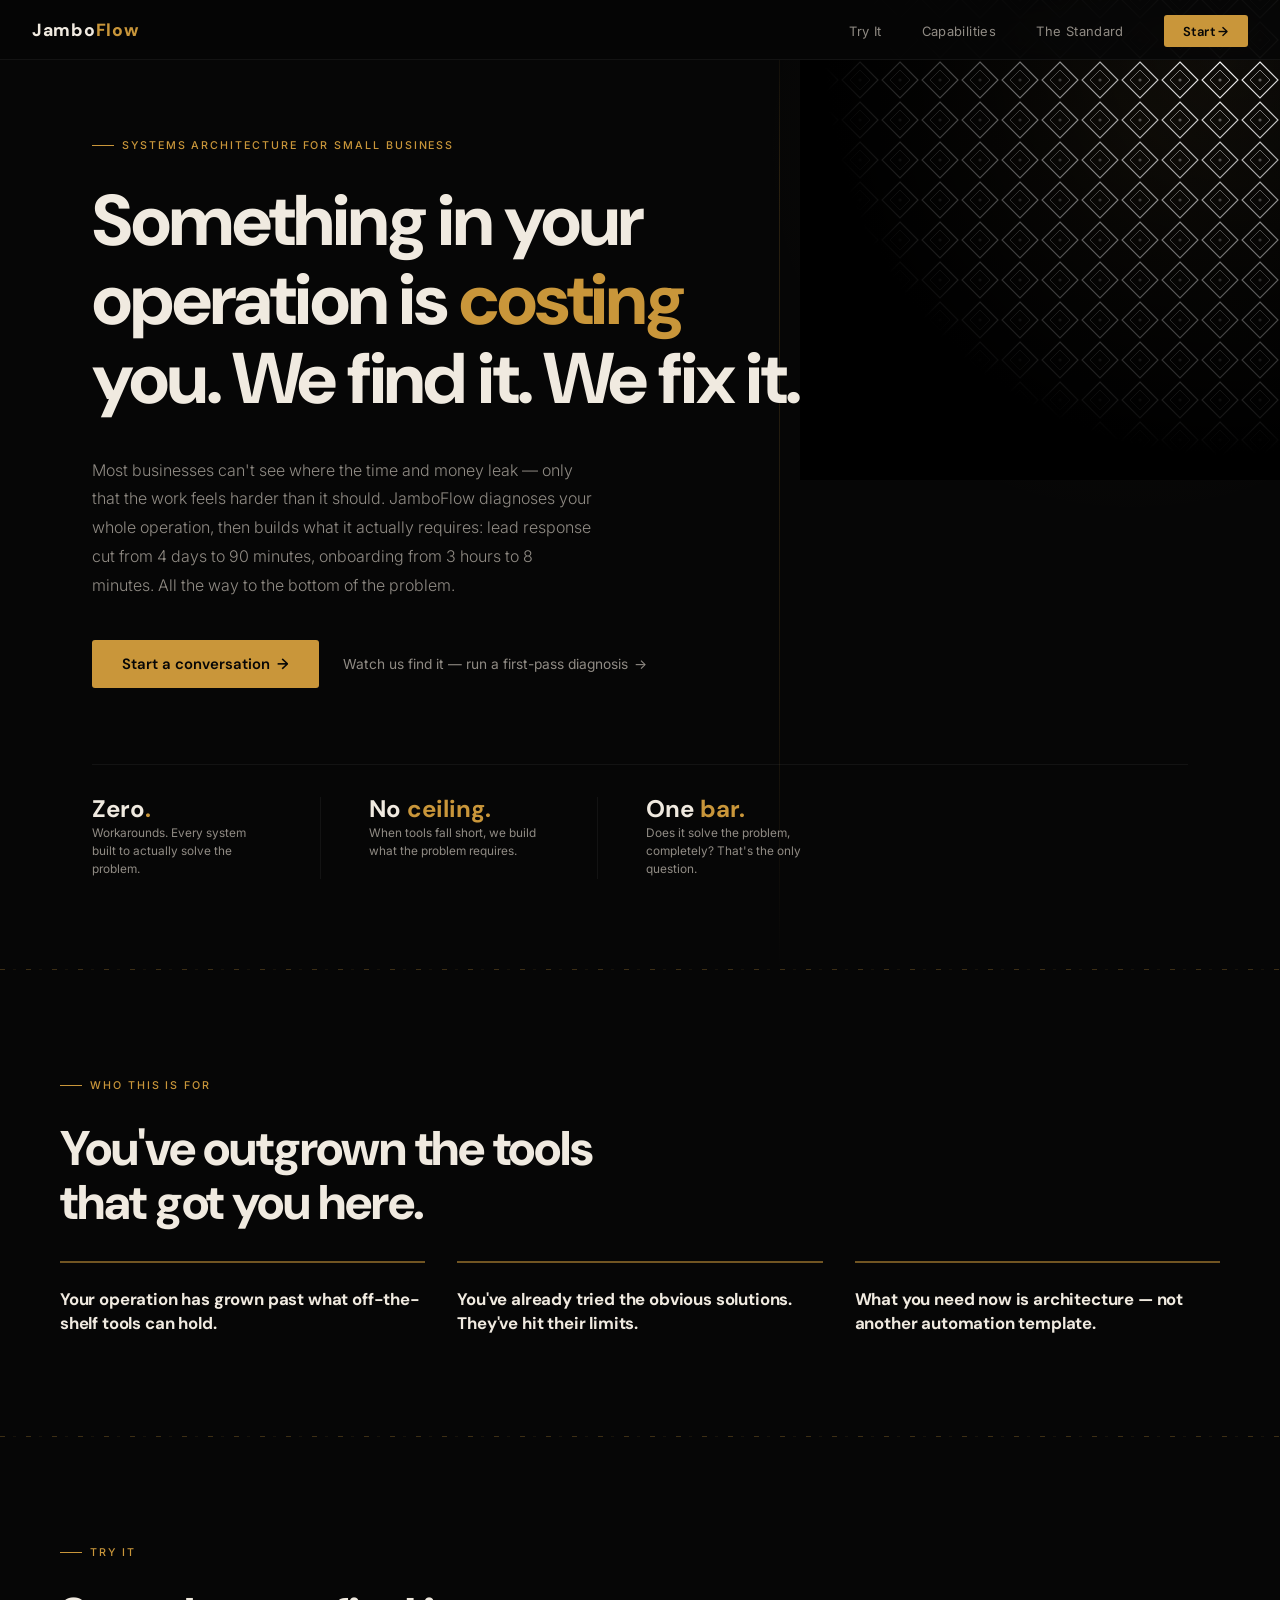
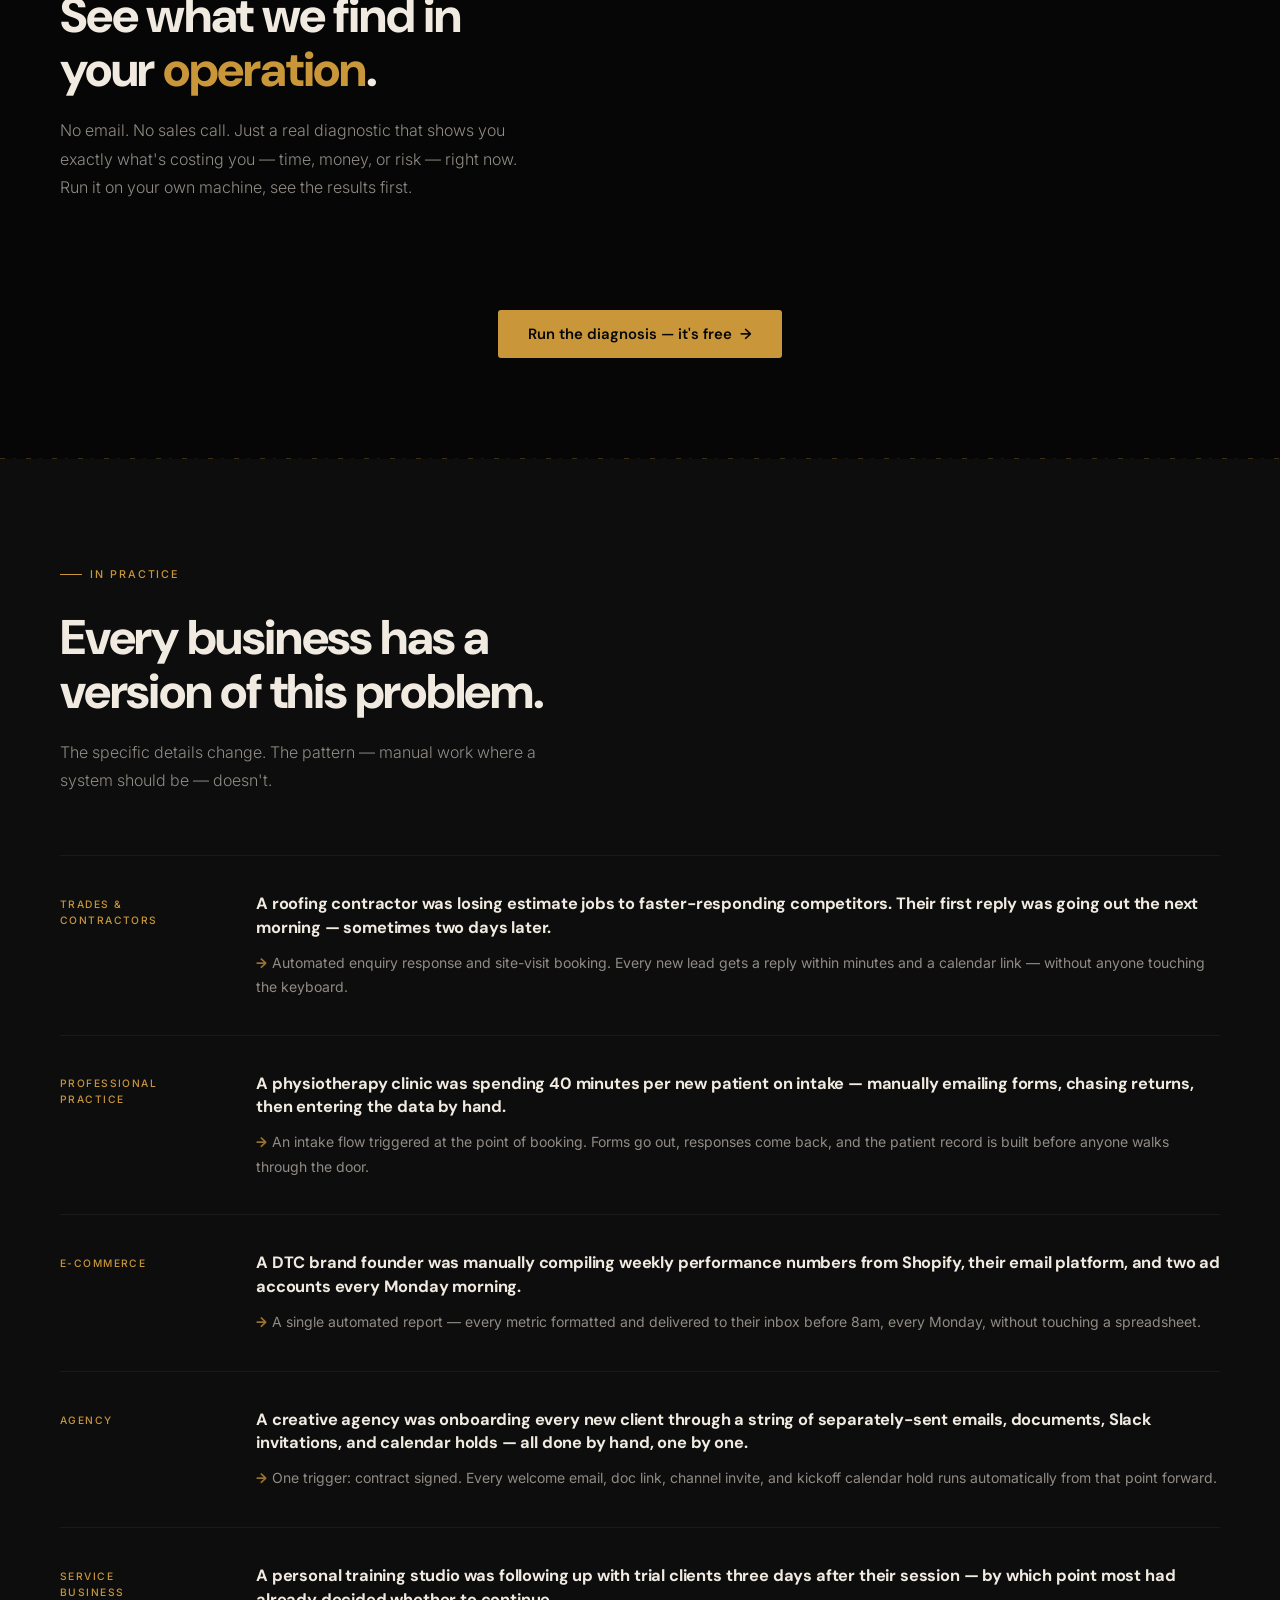
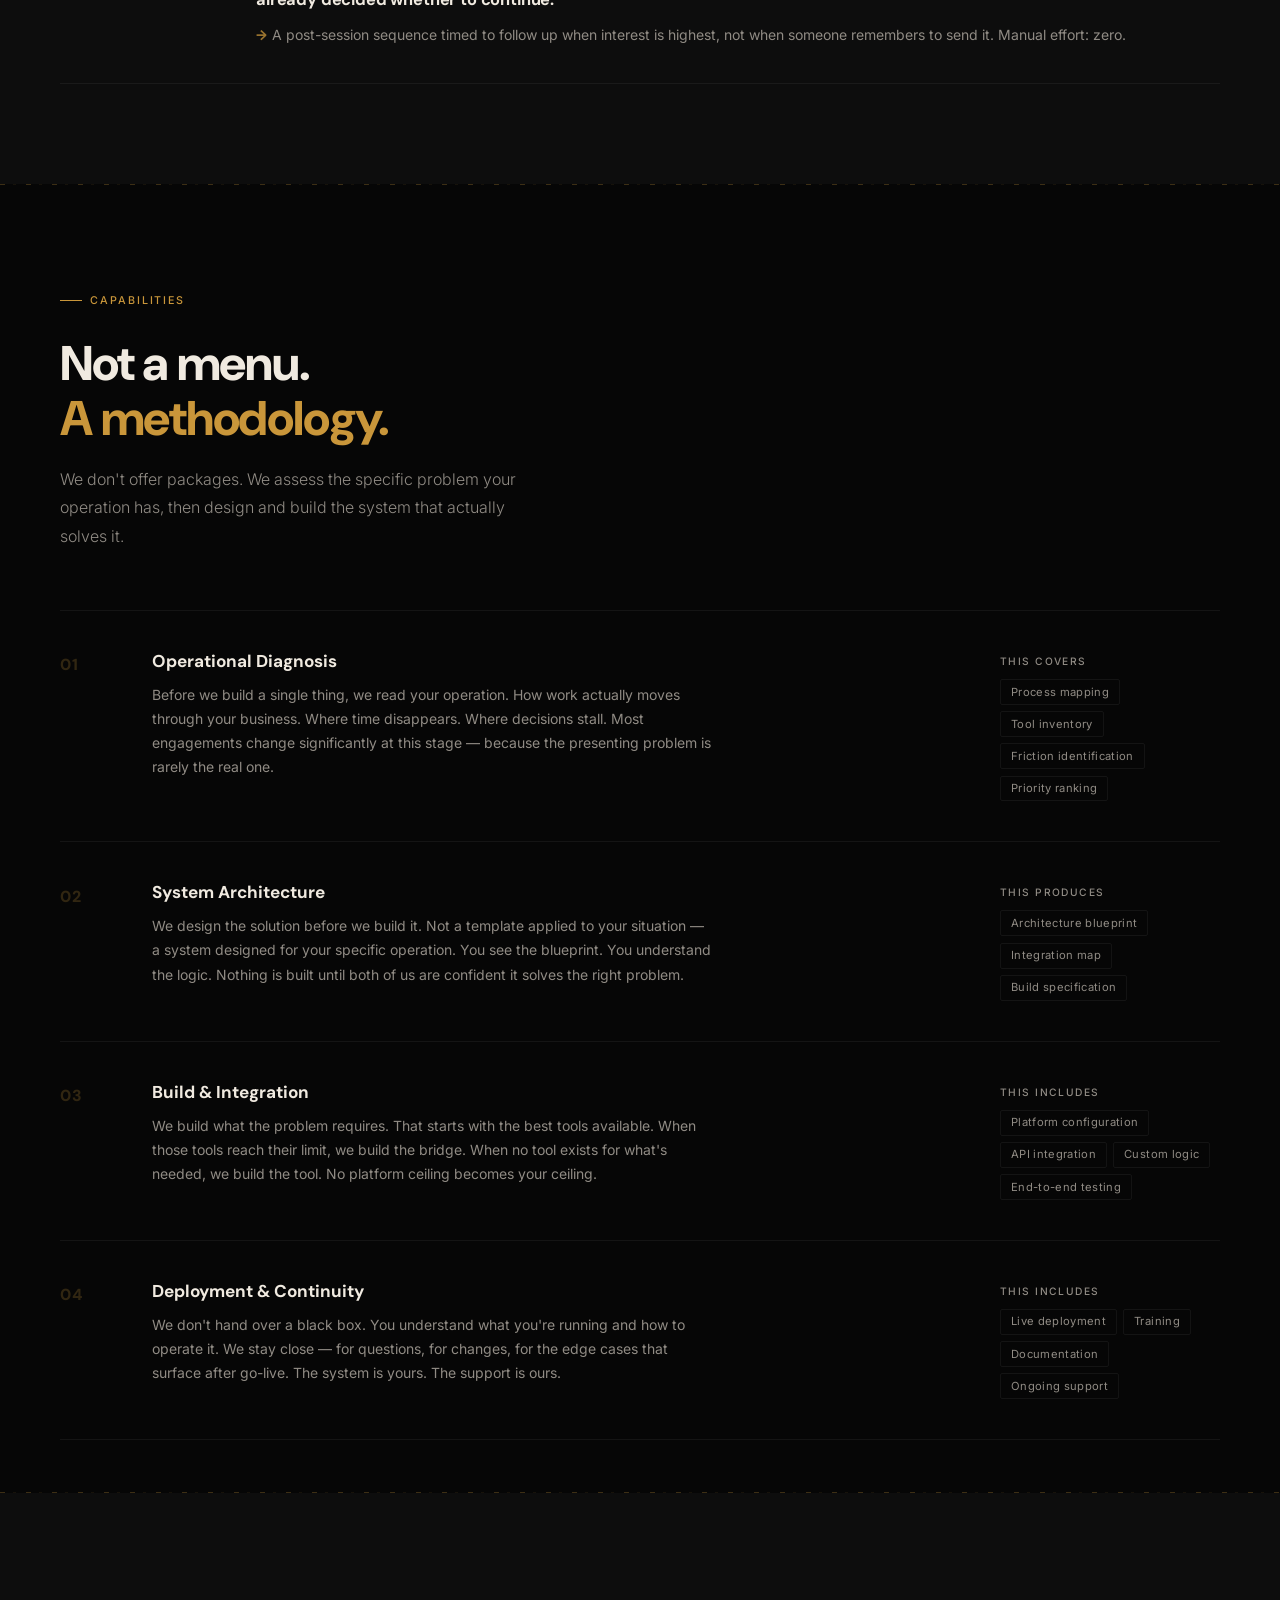
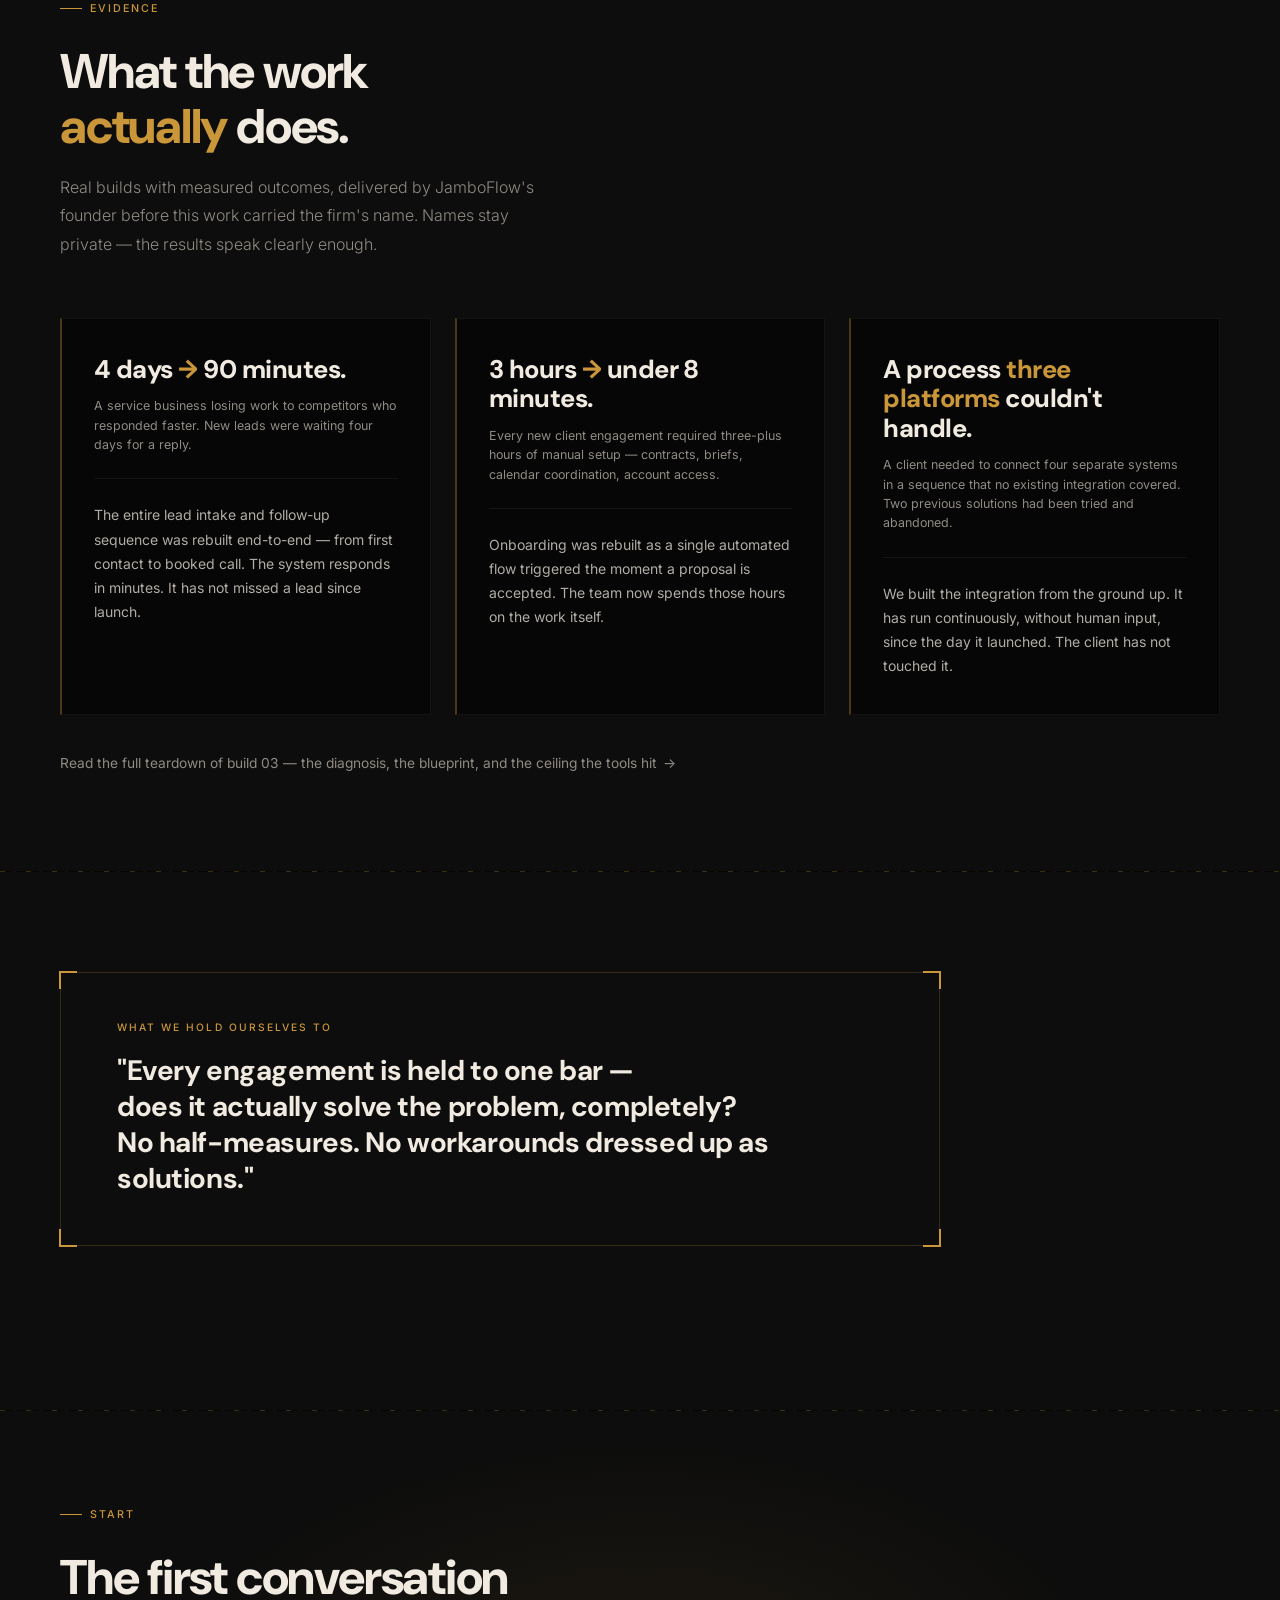
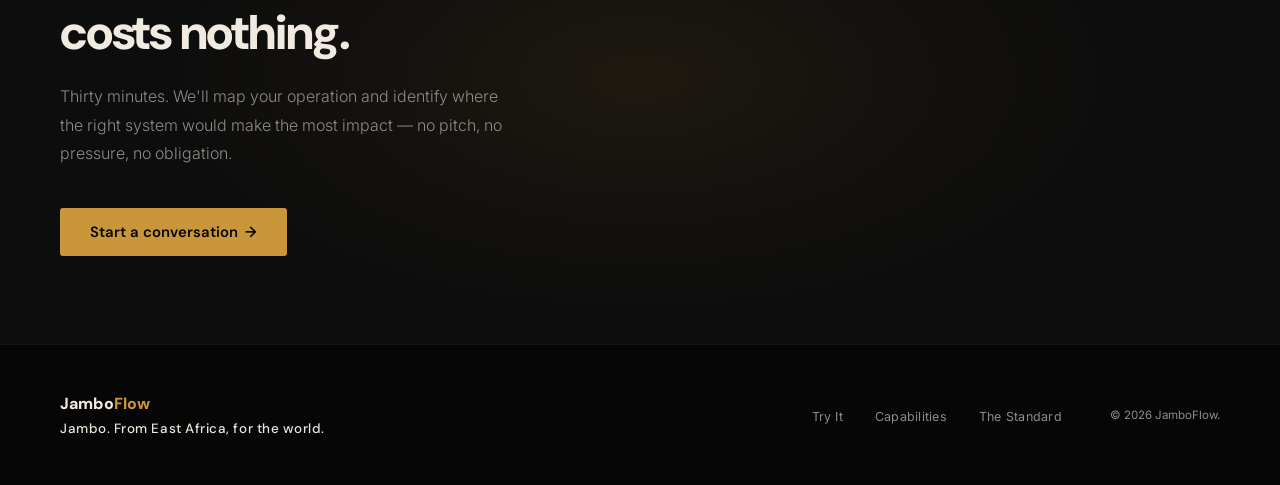
<file: index.html>
<!DOCTYPE html>
<html lang="en">
<head>
    <meta charset="UTF-8">
    <meta name="viewport" content="width=device-width, initial-scale=1.0">
    <title>JamboFlow — Systems Architecture for Small Business</title>
    <meta name="description" content="Something in your operation is costing you. JamboFlow finds it and fixes it — a full-operation diagnosis, then systems built until the problem is solved. Completely.">
    <meta property="og:title" content="JamboFlow">
    <meta property="og:description" content="Something in your operation is costing you. We find it. We fix it.">
    <meta property="og:image" content="assets/og-image.png">
    <meta property="og:type" content="website">
    <link rel="icon" href="assets/favicon.ico">
    <script type="application/ld+json">
    {
        "@context": "https://schema.org",
        "@type": "ProfessionalService",
        "name": "JamboFlow",
        "url": "https://jamboflow.com",
        "description": "JamboFlow is a systems architecture firm for small businesses. We assess your entire operation, design what it actually needs, and build it — tools, integrations, or custom logic — until the problem is solved completely.",
        "areaServed": "Worldwide",
        "serviceType": "Business Automation and Systems Architecture"
    }
    </script>

    <link rel="preconnect" href="https://fonts.googleapis.com">
    <link rel="preconnect" href="https://fonts.gstatic.com" crossorigin>
    <link href="https://fonts.googleapis.com/css2?family=DM+Sans:wght@700;800&family=Inter:wght@300;400;500&display=swap" rel="stylesheet">

    <style>
        /* ─────────────────────────────────────
           TOKENS
        ───────────────────────────────────── */
        :root {
            --bg:        #060606;
            --surface:   #0D0D0D;
            --surface-2: #151515;
            --gold:      #C9963A;
            --gold-hi:   #DDA94E;
            --gold-dim:  rgba(201,150,58,0.10);
            --gold-line: rgba(201,150,58,0.22);
            --gold-left: rgba(201,150,58,0.35);
            --cream:     #F0EAE0;
            --text:      #EAE4DB;
            --muted:     #908B84; /* meets WCAG AA 4.5:1 on all site backgrounds */
            --border:    rgba(255,255,255,0.055);
            --max:       1160px;
            --r:         3px;
        }

        *, *::before, *::after { margin: 0; padding: 0; box-sizing: border-box; }
        html { scroll-behavior: smooth; overflow-x: clip; }

        body {
            font-family: 'Inter', sans-serif;
            background: var(--bg);
            color: var(--text);
            -webkit-font-smoothing: antialiased;
        }

        /* ─────────────────────────────────────
           ANIMATIONS
        ───────────────────────────────────── */
        @keyframes fadeUp {
            from { opacity: 0; transform: translateY(22px); }
            to   { opacity: 1; transform: translateY(0); }
        }
        @keyframes lineGrow {
            from { transform: scaleY(0); opacity: 0; }
            to   { transform: scaleY(1); opacity: 1; }
        }
        @keyframes geoPulse {
            0%, 100% { opacity: .055; transform: scale(1); }
            50%      { opacity: .085; transform: scale(1.025); }
        }

        .e1 { animation: fadeUp .60s cubic-bezier(.22,1,.36,1) both; animation-delay: .06s; }
        .e2 { animation: fadeUp .70s cubic-bezier(.22,1,.36,1) both; animation-delay: .20s; }
        .e3 { animation: fadeUp .70s cubic-bezier(.22,1,.36,1) both; animation-delay: .36s; }
        .e4 { animation: fadeUp .70s cubic-bezier(.22,1,.36,1) both; animation-delay: .50s; }
        .e5 { animation: fadeUp .65s cubic-bezier(.22,1,.36,1) both; animation-delay: .64s; }
        .eline {
            animation: lineGrow .9s cubic-bezier(.22,1,.36,1) both;
            animation-delay: .3s;
            transform-origin: top center;
        }

        /* ─────────────────────────────────────
           SHARED LAYOUT
        ───────────────────────────────────── */
        .container { max-width: var(--max); margin: 0 auto; }

        section { padding: 100px 2rem; }

        .eyebrow {
            display: inline-flex; align-items: center; gap: .5rem;
            font-size: .67rem; font-weight: 500;
            letter-spacing: .18em; text-transform: uppercase;
            color: var(--gold); margin-bottom: 1.875rem;
        }
        .eyebrow::before {
            content: ''; display: block; width: 22px; height: 1px; background: var(--gold);
        }

        h2 {
            font-family: 'DM Sans', sans-serif; font-weight: 800;
            font-size: clamp(2rem, 3.8vw, 3.1rem);
            line-height: 1.12; letter-spacing: -.025em;
            color: var(--cream);
            padding-bottom: .05em;
        }
        h2 em { color: var(--gold); font-style: normal; }

        .section-sub {
            font-size: 1rem; font-weight: 300;
            color: var(--muted); line-height: 1.78;
            max-width: 480px; margin-top: 1rem; margin-bottom: 3.75rem;
        }

        /* ─────────────────────────────────────
           GEO DIVIDER
        ───────────────────────────────────── */
        .geo-rule {
            width: 100%; height: 1px;
            background: repeating-linear-gradient(
                90deg,
                var(--gold) 0, var(--gold) 5px,
                transparent 5px, transparent 13px,
                rgba(201,150,58,.3) 13px, rgba(201,150,58,.3) 16px,
                transparent 16px, transparent 26px
            );
            opacity: .28;
        }

        /* ─────────────────────────────────────
           NAV
        ───────────────────────────────────── */
        nav {
            position: fixed; top: 0; left: 0; right: 0; z-index: 200;
            height: 60px;
            display: flex; align-items: center; justify-content: space-between;
            padding: 0 2rem;
            background: rgba(6,6,6,.92);
            backdrop-filter: blur(20px);
            border-bottom: 1px solid var(--border);
        }

        .logo {
            font-family: 'DM Sans', sans-serif; font-weight: 800;
            font-size: 1.1rem; letter-spacing: .04em;
            color: var(--cream); text-decoration: none;
        }
        .logo em { color: var(--gold); font-style: normal; }

        .nav-links { display: flex; align-items: center; gap: 2.5rem; list-style: none; }
        .nav-links a {
            font-size: .81rem; color: var(--muted);
            text-decoration: none; letter-spacing: .03em;
            transition: color .16s;
        }
        .nav-links a:hover { color: var(--cream); }

        .nav-start {
            font-family: 'DM Sans', sans-serif; font-weight: 600;
            background: var(--gold); color: var(--bg) !important;
            padding: .48rem 1.2rem; border-radius: var(--r);
            transition: background .16s;
        }
        .nav-start:hover { background: var(--gold-hi) !important; }

        .mobile-start {
            display: none;
            font-family: 'DM Sans', sans-serif; font-weight: 600; font-size: .81rem;
            background: var(--gold); color: var(--bg);
            padding: .48rem 1.1rem; border-radius: var(--r); text-decoration: none;
        }

        /* ─────────────────────────────────────
           HERO
        ───────────────────────────────────── */
        .hero-outer {
            position: relative; overflow-x: clip;
            min-height: 100vh;
            display: flex; align-items: center;
        }

        .hero-glow {
            position: absolute; top: -80px; right: -80px;
            width: 650px; height: 650px; pointer-events: none;
            background: radial-gradient(circle at 65% 35%, rgba(201,150,58,.065) 0%, transparent 62%);
        }

        .hero-pattern {
            position: absolute; top: -20px; right: -20px;
            width: 500px; height: 500px; pointer-events: none;
            animation: geoPulse 14s ease-in-out infinite;
        }

        .hero-vline {
            position: absolute; top: 0; bottom: 0;
            left: calc(((100vw - var(--max)) / 2) + (var(--max) * 0.62));
            width: 1px;
            background: linear-gradient(to bottom,
                transparent 0%,
                rgba(201,150,58,.18) 18%,
                rgba(201,150,58,.12) 72%,
                transparent 100%
            );
            pointer-events: none;
        }

        .hero {
            max-width: var(--max); margin: 0 auto;
            padding: 130px 2rem 90px;
            position: relative; z-index: 1;
            width: 100%;
        }

        .eyebrow-hero {
            display: inline-flex; align-items: center; gap: .5rem;
            font-size: .67rem; font-weight: 500;
            letter-spacing: .18em; text-transform: uppercase;
            color: var(--gold); margin-bottom: 1.875rem;
        }
        .eyebrow-hero::before {
            content: ''; display: block; width: 22px; height: 1px; background: var(--gold);
        }

        .hero h1 {
            font-family: 'DM Sans', sans-serif; font-weight: 800;
            font-size: clamp(2.9rem, 5.6vw, 5rem);
            line-height: 1.1; letter-spacing: -.03em;
            color: var(--cream);
            max-width: 820px;
            text-wrap: balance;
            /* padding-bottom gives descenders (p, y, g) breathing room at large sizes */
            padding-bottom: .1em;
            margin-bottom: 1.875rem;
        }
        .hero h1 em { color: var(--gold); font-style: normal; }

        .hero-sub {
            font-size: clamp(.95rem, 1.25vw, 1.075rem);
            font-weight: 300; color: var(--muted);
            max-width: 500px; line-height: 1.8;
            margin-bottom: 2.5rem;
        }

        .hero-actions { display: flex; align-items: center; gap: 1.5rem; flex-wrap: wrap; }

        .btn-primary {
            display: inline-flex; align-items: center; gap: .45rem;
            font-family: 'DM Sans', sans-serif; font-weight: 600; font-size: .93rem;
            background: var(--gold); color: var(--bg);
            padding: .875rem 1.875rem; border-radius: var(--r);
            text-decoration: none;
            transition: background .16s, transform .14s;
        }
        .btn-primary:hover { background: var(--gold-hi); transform: translateY(-1px); }
        .btn-primary .arr { display: inline-block; transition: transform .16s; }
        .btn-primary:hover .arr { transform: translateX(3px); }

        .btn-text {
            font-size: .86rem; color: var(--muted); text-decoration: none;
            display: inline-flex; align-items: center; gap: .35rem;
            transition: color .16s;
        }
        .btn-text .arr { display: inline-block; transition: transform .16s; }
        .btn-text:hover { color: var(--cream); }
        .btn-text:hover .arr { transform: translateX(3px); }

        .hero-diff {
            display: flex; flex-wrap: wrap;
            margin-top: 4.75rem; padding-top: 2rem;
            border-top: 1px solid var(--border);
        }
        .diff-item {
            padding-right: 3rem; margin-right: 3rem;
            border-right: 1px solid var(--border);
        }
        .diff-item:last-child { border-right: none; margin-right: 0; padding-right: 0; }
        .diff-val {
            font-family: 'DM Sans', sans-serif; font-weight: 700;
            font-size: 1.5rem; color: var(--cream); line-height: 1;
        }
        .diff-val em { color: var(--gold); font-style: normal; }
        .diff-label {
            font-size: .74rem; color: var(--muted);
            margin-top: .3rem; line-height: 1.5; max-width: 180px;
        }

        /* ─────────────────────────────────────
           THE STANDARD
        ───────────────────────────────────── */
        .standard-section { background: var(--surface); padding: 100px 2rem; }
        .standard-inner { max-width: var(--max); margin: 0 auto; }

        /* Blueprint callout with corner accents — the brand's signature mark */
        .callout {
            position: relative;
            border: 1px solid var(--gold-line);
            padding: 3rem 3.5rem;
            max-width: 880px;
            margin-bottom: 4rem;
        }
        .callout::before {
            content: ''; position: absolute;
            top: -2px; left: -2px;
            width: 18px; height: 18px;
            border-top: 2px solid var(--gold);
            border-left: 2px solid var(--gold);
        }
        .callout::after {
            content: ''; position: absolute;
            bottom: -2px; right: -2px;
            width: 18px; height: 18px;
            border-bottom: 2px solid var(--gold);
            border-right: 2px solid var(--gold);
        }
        .corner-tr {
            position: absolute; top: -2px; right: -2px;
            width: 18px; height: 18px;
            border-top: 2px solid var(--gold);
            border-right: 2px solid var(--gold);
        }
        .corner-bl {
            position: absolute; bottom: -2px; left: -2px;
            width: 18px; height: 18px;
            border-bottom: 2px solid var(--gold);
            border-left: 2px solid var(--gold);
        }

        .callout-label {
            font-size: .64rem; font-weight: 500; letter-spacing: .2em; text-transform: uppercase;
            color: var(--gold); margin-bottom: 1.25rem;
        }
        .callout-quote {
            font-family: 'DM Sans', sans-serif; font-weight: 700;
            font-size: clamp(1.3rem, 2.2vw, 1.9rem);
            line-height: 1.28; letter-spacing: -.015em; color: var(--cream);
            padding-bottom: 0; /* reset h2 global padding since this element is now an h2 */
        }

        .principles {
            display: grid; grid-template-columns: repeat(3,1fr);
            gap: 1px; background: var(--border);
            border: 1px solid var(--border);
        }
        .principle {
            background: var(--surface); padding: 2.25rem 2rem;
            transition: background .2s;
        }
        .principle:hover { background: var(--surface-2); }
        .principle-mark { width: 24px; height: 1px; background: var(--gold); margin-bottom: 1.1rem; }
        .principle h3 {
            font-family: 'DM Sans', sans-serif; font-weight: 700;
            font-size: .95rem; color: var(--cream); margin-bottom: .5rem;
        }
        .principle p { font-size: .84rem; color: var(--muted); line-height: 1.65; }

        /* ─────────────────────────────────────
           CAPABILITIES
        ───────────────────────────────────── */
        .cap-section { background: var(--bg); padding: 100px 2rem 52px; }
        .cap-inner { max-width: var(--max); margin: 0 auto; }

        .cap-rows { margin-top: 3.75rem; }

        .cap-row {
            display: grid;
            grid-template-columns: 52px 1fr 220px;
            gap: 2.5rem;
            padding: 2.5rem 0;
            border-bottom: 1px solid var(--border);
            align-items: start;
            position: relative;
            transition: background .18s;
        }
        .cap-row:first-child { border-top: 1px solid var(--border); }

        /* Gold left accent on hover — architectural detail */
        .cap-row::before {
            content: '';
            position: absolute; top: 0; left: -2rem; bottom: 0;
            width: 2px;
            background: var(--gold);
            opacity: 0;
            transition: opacity .22s;
        }
        .cap-row:hover::before { opacity: 1; }

        .cap-n {
            font-family: 'DM Sans', sans-serif; font-weight: 800;
            font-size: 1rem; color: var(--gold); opacity: .22;
            padding-top: .2rem;
            letter-spacing: .04em;
        }

        .cap-body h3 {
            font-family: 'DM Sans', sans-serif; font-weight: 700;
            font-size: 1.075rem; color: var(--cream);
            margin-bottom: .65rem; line-height: 1.25;
        }
        .cap-body p {
            font-size: .875rem; color: var(--muted);
            line-height: 1.72; max-width: 560px;
        }

        .cap-covers {
            padding-top: .25rem;
            display: flex; flex-wrap: wrap; align-content: flex-start; gap: .4rem;
        }
        .cap-covers-label {
            flex-basis: 100%;
            font-size: .64rem; font-weight: 500; letter-spacing: .14em;
            text-transform: uppercase; color: var(--muted);
            margin-bottom: .35rem;
        }
        .cap-tag {
            display: inline-block;
            font-size: .7rem; letter-spacing: .03em;
            color: var(--muted);
            border: 1px solid var(--border);
            padding: .22rem .62rem; border-radius: 2px;
            line-height: 1.5;
        }

        /* ─────────────────────────────────────
           EVIDENCE
        ───────────────────────────────────── */
        .evidence-section { background: var(--surface); padding: 100px 2rem; }
        .evidence-inner { max-width: var(--max); margin: 0 auto; }

        .evidence-grid {
            display: grid;
            grid-template-columns: repeat(3, 1fr);
            gap: 1.5rem;
        }

        .evidence-card {
            background: var(--bg);
            border: 1px solid var(--border);
            border-left: 2px solid var(--gold-left);
            padding: 2.25rem 2rem;
            display: flex; flex-direction: column;
        }

        .evidence-outcome {
            font-family: 'DM Sans', sans-serif; font-weight: 800;
            font-size: clamp(1.25rem, 2vw, 1.65rem);
            line-height: 1.15; letter-spacing: -.02em;
            color: var(--cream);
            margin-bottom: .75rem;
        }
        .evidence-outcome em { color: var(--gold); font-style: normal; }

        .evidence-context {
            font-size: .78rem; color: var(--muted);
            line-height: 1.55; margin-bottom: 1.5rem;
        }

        .evidence-divider {
            width: 100%; height: 1px;
            background: var(--border);
            margin-bottom: 1.5rem;
        }

        .evidence-more {
            margin-top: 2.5rem;
            display: flex; flex-direction: column;
            align-items: flex-start; gap: .9rem;
        }
        .btn-text-gold { color: var(--gold); }
        .btn-text-gold:hover { color: var(--gold-hi); }

        .evidence-result {
            font-size: .875rem; color: var(--text);
            line-height: 1.72;
            opacity: .75;
            flex: 1;
        }

        /* ─────────────────────────────────────
           IN PRACTICE
        ───────────────────────────────────── */
        .practice-section { background: var(--surface); padding: 100px 2rem; }
        .practice-inner { max-width: var(--max); margin: 0 auto; }
        .practice-list { margin-top: 3.75rem; }

        .practice-item {
            display: grid;
            grid-template-columns: 148px 1fr;
            gap: 3rem;
            padding: 2.25rem 0;
            border-bottom: 1px solid var(--border);
            align-items: start;
            position: relative;
        }
        .practice-item:first-child { border-top: 1px solid var(--border); }

        /* Same left-accent hover as capability rows */
        .practice-item::before {
            content: '';
            position: absolute; top: 0; left: -2rem; bottom: 0;
            width: 2px; background: var(--gold);
            opacity: 0; transition: opacity .22s;
        }
        .practice-item:hover::before { opacity: 1; }

        .practice-type {
            font-size: .64rem; font-weight: 500;
            letter-spacing: .14em; text-transform: uppercase;
            color: var(--gold);
            padding-top: .3rem; line-height: 1.55;
        }

        .practice-situation {
            font-family: 'DM Sans', sans-serif; font-weight: 700;
            font-size: 1.025rem; color: var(--cream);
            line-height: 1.45; letter-spacing: -.01em;
            margin-bottom: .7rem;
        }

        .practice-solution {
            font-size: .875rem; color: var(--muted); line-height: 1.68;
        }
        .practice-arrow {
            color: var(--gold); opacity: .75;
            font-family: 'DM Sans', sans-serif; font-weight: 700;
            margin-right: .3rem;
        }

        /* ─────────────────────────────────────
           CLIENT MOMENT
        ───────────────────────────────────── */
        .moment-section { background: var(--bg); padding: 100px 2rem; }
        .moment-inner { max-width: var(--max); margin: 0 auto; }

        .moment-inner h2 {
            max-width: 720px;
            margin-bottom: 1.75rem;
        }

        .moment-body {
            font-size: clamp(.95rem, 1.2vw, 1.075rem);
            font-weight: 300; color: var(--muted);
            max-width: 600px; line-height: 1.85;
            margin-bottom: 4rem;
        }
        /* The word "you" and "JamboFlow" gets slightly more presence */
        .moment-body strong {
            color: var(--text); font-weight: 400;
        }

        /* Three markers — gold top line, then statement */
        .moment-markers {
            display: grid; grid-template-columns: repeat(3, 1fr);
            gap: 2rem;
        }
        .moment-marker {
            padding-top: 1.5rem;
            border-top: 2px solid rgba(201,150,58,0.55);
        }
        .moment-marker p {
            font-family: 'DM Sans', sans-serif; font-weight: 700;
            font-size: 1.05rem; color: var(--cream);
            line-height: 1.45; letter-spacing: -.01em;
        }

        /* ─────────────────────────────────────
           START / CTA
        ───────────────────────────────────── */
        .start-section {
            background: var(--surface);
            padding: 88px 2rem;
            position: relative; overflow: hidden;
        }
        .start-section::before {
            content: '';
            position: absolute; top: 50%; left: 50%;
            transform: translate(-50%, -50%);
            width: 1000px; height: 500px; pointer-events: none;
            background: radial-gradient(ellipse at center, rgba(201,150,58,.09) 0%, rgba(201,150,58,.03) 40%, transparent 68%);
        }
        .start-inner {
            max-width: var(--max); margin: 0 auto;
            position: relative; z-index: 1;
        }

        .start-inner h2 { max-width: 640px; margin-bottom: 1.25rem; }
        .start-sub {
            font-size: 1rem; font-weight: 300; color: var(--muted);
            max-width: 460px; line-height: 1.78; margin-bottom: 2.5rem;
        }

        /* ─────────────────────────────────────
           FOOTER
        ───────────────────────────────────── */
        footer {
            background: var(--bg);
            padding: 3rem 2rem;
            border-top: 1px solid var(--border);
        }
        .footer-inner {
            max-width: var(--max); margin: 0 auto;
            display: grid;
            grid-template-columns: 1fr auto auto;
            align-items: center; gap: 3rem;
        }

        .footer-logo {
            font-family: 'DM Sans', sans-serif; font-weight: 800;
            font-size: 1rem; color: var(--cream); text-decoration: none;
            display: block;
        }
        .footer-logo em { color: var(--gold); font-style: normal; }
        .footer-tagline {
            font-family: 'DM Sans', sans-serif; font-weight: 500;
            font-size: .84rem; color: var(--text);
            margin-top: .4rem; letter-spacing: .04em;
        }

        .footer-links { display: flex; gap: 2rem; list-style: none; }
        .footer-links a {
            font-size: .78rem; color: var(--muted);
            text-decoration: none; letter-spacing: .02em;
            transition: color .16s;
        }
        .footer-links a:hover { color: var(--cream); }

        .footer-copy { font-size: .72rem; color: var(--muted); white-space: nowrap; }

        /* ─────────────────────────────────────
           SCROLL REVEAL
        ───────────────────────────────────── */
        @media (prefers-reduced-motion: no-preference) {
            .reveal {
                opacity: 0; transform: translateY(16px);
                transition: opacity .55s ease, transform .55s ease;
            }
            .reveal.in { opacity: 1; transform: none; }
            .reveal-d1 { transition-delay: .08s; }
            .reveal-d2 { transition-delay: .18s; }
            .reveal-d3 { transition-delay: .28s; }
        }

        /* ─────────────────────────────────────
           MOBILE
        ───────────────────────────────────── */
        @media (max-width: 960px) {
            .evidence-grid { grid-template-columns: 1fr 1fr; }
        }

        @media (max-width: 768px) {
            nav { padding: 0 1.25rem; }
            .nav-links { display: none; }
            .mobile-start { display: inline-flex; }

            .hero-vline { display: none; }
            .hero-pattern { width: 280px; height: 280px; }
            .hero { padding: 100px 1.25rem 60px; }
            .hero-diff { gap: 0; flex-direction: column; }
            .diff-item {
                border-right: none; margin-right: 0; padding-right: 0;
                border-bottom: 1px solid var(--border);
                padding-bottom: 1.25rem; margin-bottom: 1.25rem;
            }
            .diff-item:last-child { border-bottom: none; margin-bottom: 0; padding-bottom: 0; }

            section { padding: 70px 1.25rem; }
            .standard-section, .cap-section, .evidence-section,
            .practice-section, .moment-section, .start-section { padding: 70px 1.25rem; }

            .practice-item { grid-template-columns: 1fr; gap: .75rem; }
            .practice-item::before { left: -1.25rem; }
            .practice-type { padding-top: 0; }

            .callout { padding: 1.75rem 1.5rem; margin-bottom: 2rem; }
            .principles { grid-template-columns: 1fr; }

            .cap-row { grid-template-columns: 40px 1fr; gap: 1.25rem; }
            .cap-row::before { left: -1.25rem; }
            .cap-covers { grid-column: 2; }

            .evidence-grid { grid-template-columns: 1fr; }

            .moment-markers { grid-template-columns: 1fr; gap: 1.5rem; }

            footer { padding: 2.5rem 1.25rem; }
            .footer-inner { grid-template-columns: 1fr; gap: 1.75rem; }
        }
    </style>
</head>
<body>

<!-- ─────────────── NAV ─────────────── -->
<nav>
    <a href="/" class="logo">Jambo<em>Flow</em></a>
    <ul class="nav-links">
        <li><a href="#tryit">Try It</a></li>
        <li><a href="#capabilities">Capabilities</a></li>
        <li><a href="#standard">The Standard</a></li>
        <li><a href="https://forms.zohopublic.com/infojamb1/form/JamboFlowDiscoveryCallRequest/formperma/Dzxq_atiS6HRFIcpj4px3CKDWouV9UOHA_o1dYLACps" target="_blank" rel="noopener noreferrer" class="nav-start">Start →</a></li>
    </ul>
    <a href="https://forms.zohopublic.com/infojamb1/form/JamboFlowDiscoveryCallRequest/formperma/Dzxq_atiS6HRFIcpj4px3CKDWouV9UOHA_o1dYLACps" target="_blank" rel="noopener noreferrer" class="mobile-start">Start →</a>
</nav>

<main>

<!-- ─────────────── HERO ─────────────── -->
<div class="hero-outer">
    <div class="hero-glow" aria-hidden="true"></div>

    <svg class="hero-pattern" viewBox="0 0 500 500" xmlns="http://www.w3.org/2000/svg" aria-hidden="true">
        <defs>
            <pattern id="kanga" x="0" y="0" width="40" height="40" patternUnits="userSpaceOnUse">
                <polygon points="20,2 38,20 20,38 2,20" fill="none" stroke="white" stroke-width="1.1"/>
                <polygon points="20,10 30,20 20,30 10,20" fill="none" stroke="white" stroke-width=".55"/>
                <circle cx="20" cy="20" r="1.6" fill="white" opacity=".38"/>
            </pattern>
            <radialGradient id="pmask" cx="85%" cy="15%" r="80%">
                <stop offset="0%"   stop-color="black" stop-opacity="0"/>
                <stop offset="50%"  stop-color="black" stop-opacity=".55"/>
                <stop offset="100%" stop-color="black" stop-opacity="1"/>
            </radialGradient>
        </defs>
        <rect width="500" height="500" fill="url(#kanga)"/>
        <rect width="500" height="500" fill="url(#pmask)"/>
    </svg>

    <div class="hero-vline eline" aria-hidden="true"></div>

    <div class="hero">
        <p class="eyebrow-hero e1">Systems architecture for small business</p>

        <h1 class="e2">
            Something in your operation is <em>costing</em> you. We find it. We fix it.
        </h1>

        <p class="hero-sub e3">
            Most businesses can't see where the time and money leak — only that the work feels harder than it should. JamboFlow diagnoses your whole operation, then builds what it actually requires: lead response cut from 4 days to 90 minutes, onboarding from 3 hours to 8 minutes. All the way to the bottom of the problem.
        </p>

        <div class="hero-actions e4">
            <a href="https://forms.zohopublic.com/infojamb1/form/JamboFlowDiscoveryCallRequest/formperma/Dzxq_atiS6HRFIcpj4px3CKDWouV9UOHA_o1dYLACps" target="_blank" rel="noopener noreferrer" class="btn-primary">Start a conversation <span class="arr">→</span></a>
            <a href="diagnose.html" class="btn-text">Watch us find it — run a first-pass diagnosis <span class="arr">→</span></a>
        </div>

        <div class="hero-diff e5">
            <div class="diff-item">
                <p class="diff-val">Zero<em>.</em></p>
                <p class="diff-label">Workarounds. Every system built to actually solve the problem.</p>
            </div>
            <div class="diff-item">
                <p class="diff-val">No<em> ceiling.</em></p>
                <p class="diff-label">When tools fall short, we build what the problem requires.</p>
            </div>
            <div class="diff-item">
                <p class="diff-val">One<em> bar.</em></p>
                <p class="diff-label">Does it solve the problem, completely? That's the only question.</p>
            </div>
        </div>
    </div>
</div>

<div class="geo-rule"></div>

<!-- ─────────────── WHO THIS IS FOR ─────────────── -->
<section class="moment-section">
    <div class="moment-inner">

        <p class="eyebrow">Who this is for</p>
        <h2 class="reveal">You've outgrown the tools<br>that got you here.</h2>

        <div class="moment-markers">
            <div class="moment-marker reveal reveal-d1">
                <p>Your operation has grown past what off-the-shelf tools can hold.</p>
            </div>
            <div class="moment-marker reveal reveal-d2">
                <p>You've already tried the obvious solutions. They've hit their limits.</p>
            </div>
            <div class="moment-marker reveal reveal-d3">
                <p>What you need now is architecture — not another automation template.</p>
            </div>
        </div>

    </div>
</section>

<div class="geo-rule"></div>

<!-- ─────────────── TRY IT ─────────────── -->
<section class="cap-section" id="tryit">
    <div class="cap-inner">

        <p class="eyebrow">Try It</p>
        <h2>See what we find in<br>your <em>operation</em>.</h2>
        <p class="section-sub">No email. No sales call. Just a real diagnostic that shows you exactly what's costing you — time, money, or risk — right now. Run it on your own machine, see the results first.</p>

        <div style="padding: 3rem 0; text-align: center;">
            <a href="diagnose.html" class="btn-primary reveal">Run the diagnosis — it's free <span class="arr">→</span></a>
        </div>

    </div>
</section>

<div class="geo-rule"></div>

<!-- ─────────────── IN PRACTICE ─────────────── -->
<section class="practice-section" id="practice">
    <div class="practice-inner">

        <p class="eyebrow">In Practice</p>
        <h2>Every business has a<br>version of this problem.</h2>
        <p class="section-sub">The specific details change. The pattern — manual work where a system should be — doesn't.</p>

        <div class="practice-list">

            <div class="practice-item reveal">
                <p class="practice-type">Trades &amp;<br>Contractors</p>
                <div>
                    <p class="practice-situation">A roofing contractor was losing estimate jobs to faster-responding competitors. Their first reply was going out the next morning — sometimes two days later.</p>
                    <p class="practice-solution"><span class="practice-arrow">→</span>Automated enquiry response and site-visit booking. Every new lead gets a reply within minutes and a calendar link — without anyone touching the keyboard.</p>
                </div>
            </div>

            <div class="practice-item reveal">
                <p class="practice-type">Professional<br>Practice</p>
                <div>
                    <p class="practice-situation">A physiotherapy clinic was spending 40 minutes per new patient on intake — manually emailing forms, chasing returns, then entering the data by hand.</p>
                    <p class="practice-solution"><span class="practice-arrow">→</span>An intake flow triggered at the point of booking. Forms go out, responses come back, and the patient record is built before anyone walks through the door.</p>
                </div>
            </div>

            <div class="practice-item reveal">
                <p class="practice-type">E-Commerce</p>
                <div>
                    <p class="practice-situation">A DTC brand founder was manually compiling weekly performance numbers from Shopify, their email platform, and two ad accounts every Monday morning.</p>
                    <p class="practice-solution"><span class="practice-arrow">→</span>A single automated report — every metric formatted and delivered to their inbox before 8am, every Monday, without touching a spreadsheet.</p>
                </div>
            </div>

            <div class="practice-item reveal">
                <p class="practice-type">Agency</p>
                <div>
                    <p class="practice-situation">A creative agency was onboarding every new client through a string of separately-sent emails, documents, Slack invitations, and calendar holds — all done by hand, one by one.</p>
                    <p class="practice-solution"><span class="practice-arrow">→</span>One trigger: contract signed. Every welcome email, doc link, channel invite, and kickoff calendar hold runs automatically from that point forward.</p>
                </div>
            </div>

            <div class="practice-item reveal">
                <p class="practice-type">Service<br>Business</p>
                <div>
                    <p class="practice-situation">A personal training studio was following up with trial clients three days after their session — by which point most had already decided whether to continue.</p>
                    <p class="practice-solution"><span class="practice-arrow">→</span>A post-session sequence timed to follow up when interest is highest, not when someone remembers to send it. Manual effort: zero.</p>
                </div>
            </div>

        </div>
    </div>
</section>

<div class="geo-rule"></div>

<!-- ─────────────── CAPABILITIES ─────────────── -->
<section class="cap-section" id="capabilities">
    <div class="cap-inner">

        <p class="eyebrow">Capabilities</p>
        <h2>Not a menu.<br><em>A methodology.</em></h2>
        <p class="section-sub">We don't offer packages. We assess the specific problem your operation has, then design and build the system that actually solves it.</p>

        <div class="cap-rows">

            <div class="cap-row reveal">
                <p class="cap-n">01</p>
                <div class="cap-body">
                    <h3>Operational Diagnosis</h3>
                    <p>Before we build a single thing, we read your operation. How work actually moves through your business. Where time disappears. Where decisions stall. Most engagements change significantly at this stage — because the presenting problem is rarely the real one.</p>
                </div>
                <div class="cap-covers">
                    <p class="cap-covers-label">This covers</p>
                    <p class="cap-tag">Process mapping</p>
                    <p class="cap-tag">Tool inventory</p>
                    <p class="cap-tag">Friction identification</p>
                    <p class="cap-tag">Priority ranking</p>
                </div>
            </div>

            <div class="cap-row reveal">
                <p class="cap-n">02</p>
                <div class="cap-body">
                    <h3>System Architecture</h3>
                    <p>We design the solution before we build it. Not a template applied to your situation — a system designed for your specific operation. You see the blueprint. You understand the logic. Nothing is built until both of us are confident it solves the right problem.</p>
                </div>
                <div class="cap-covers">
                    <p class="cap-covers-label">This produces</p>
                    <p class="cap-tag">Architecture blueprint</p>
                    <p class="cap-tag">Integration map</p>
                    <p class="cap-tag">Build specification</p>
                </div>
            </div>

            <div class="cap-row reveal">
                <p class="cap-n">03</p>
                <div class="cap-body">
                    <h3>Build &amp; Integration</h3>
                    <p>We build what the problem requires. That starts with the best tools available. When those tools reach their limit, we build the bridge. When no tool exists for what's needed, we build the tool. No platform ceiling becomes your ceiling.</p>
                </div>
                <div class="cap-covers">
                    <p class="cap-covers-label">This includes</p>
                    <p class="cap-tag">Platform configuration</p>
                    <p class="cap-tag">API integration</p>
                    <p class="cap-tag">Custom logic</p>
                    <p class="cap-tag">End-to-end testing</p>
                </div>
            </div>

            <div class="cap-row reveal">
                <p class="cap-n">04</p>
                <div class="cap-body">
                    <h3>Deployment &amp; Continuity</h3>
                    <p>We don't hand over a black box. You understand what you're running and how to operate it. We stay close — for questions, for changes, for the edge cases that surface after go-live. The system is yours. The support is ours.</p>
                </div>
                <div class="cap-covers">
                    <p class="cap-covers-label">This includes</p>
                    <p class="cap-tag">Live deployment</p>
                    <p class="cap-tag">Training</p>
                    <p class="cap-tag">Documentation</p>
                    <p class="cap-tag">Ongoing support</p>
                </div>
            </div>

        </div>
    </div>
</section>

<div class="geo-rule"></div>

<!-- ─────────────── EVIDENCE ─────────────── -->
<section class="evidence-section" id="evidence">
    <div class="evidence-inner">

        <p class="eyebrow">Evidence</p>
        <h2>What the work<br><em>actually</em> does.</h2>
        <p class="section-sub">Real builds with measured outcomes, delivered by JamboFlow's founder before this work carried the firm's name. Names stay private — the results speak clearly enough.</p>

        <div class="evidence-grid">

            <div class="evidence-card reveal reveal-d1">
                <p class="evidence-outcome">4 days <em>→</em> 90 minutes.</p>
                <p class="evidence-context">A service business losing work to competitors who responded faster. New leads were waiting four days for a reply.</p>
                <div class="evidence-divider"></div>
                <p class="evidence-result">The entire lead intake and follow-up sequence was rebuilt end-to-end — from first contact to booked call. The system responds in minutes. It has not missed a lead since launch.</p>
            </div>

            <div class="evidence-card reveal reveal-d2">
                <p class="evidence-outcome">3 hours <em>→</em> under 8 minutes.</p>
                <p class="evidence-context">Every new client engagement required three-plus hours of manual setup — contracts, briefs, calendar coordination, account access.</p>
                <div class="evidence-divider"></div>
                <p class="evidence-result">Onboarding was rebuilt as a single automated flow triggered the moment a proposal is accepted. The team now spends those hours on the work itself.</p>
            </div>

            <div class="evidence-card reveal reveal-d3">
                <p class="evidence-outcome">A process <em>three platforms</em> couldn't handle.</p>
                <p class="evidence-context">A client needed to connect four separate systems in a sequence that no existing integration covered. Two previous solutions had been tried and abandoned.</p>
                <div class="evidence-divider"></div>
                <p class="evidence-result">We built the integration from the ground up. It has run continuously, without human input, since the day it launched. The client has not touched it.</p>
            </div>

        </div>

        <div class="evidence-more reveal">
            <a href="teardown.html" class="btn-text">Read the full teardown of build 03 — the diagnosis, the blueprint, and the ceiling the tools hit <span class="arr">→</span></a>
        </div>
    </div>
</section>

<div class="geo-rule"></div>

<!-- ─────────────── THE STANDARD ─────────────── -->
<section class="standard-section" id="standard">
    <div class="standard-inner">

        <div class="callout reveal">
            <span class="corner-tr" aria-hidden="true"></span>
            <span class="corner-bl" aria-hidden="true"></span>
            <p class="callout-label">What we hold ourselves to</p>
            <h2 class="callout-quote">
                "Every engagement is held to one bar —<br>
                does it actually solve the problem, completely?<br>
                No half-measures. No workarounds dressed up as solutions."
            </h2>
        </div>

    </div>
</section>

<div class="geo-rule"></div>

<!-- ─────────────── START / CTA ─────────────── -->
<section class="start-section" id="start">
    <div class="start-inner">

        <p class="eyebrow reveal">Start</p>
        <h2 class="reveal">The first conversation<br>costs nothing.</h2>
        <p class="start-sub reveal">Thirty minutes. We'll map your operation and identify where the right system would make the most impact — no pitch, no pressure, no obligation.</p>
        <a href="https://forms.zohopublic.com/infojamb1/form/JamboFlowDiscoveryCallRequest/formperma/Dzxq_atiS6HRFIcpj4px3CKDWouV9UOHA_o1dYLACps" target="_blank" rel="noopener noreferrer" class="btn-primary reveal">
            Start a conversation <span class="arr">→</span>
        </a>

    </div>
</section>

</main>

<!-- ─────────────── FOOTER ─────────────── -->
<footer>
    <div class="footer-inner">
        <div>
            <a href="/" class="footer-logo">Jambo<em>Flow</em></a>
            <p class="footer-tagline">Jambo. From East Africa, for the world.</p>
        </div>
        <ul class="footer-links">
            <li><a href="#tryit">Try It</a></li>
            <li><a href="#capabilities">Capabilities</a></li>
            <li><a href="#standard">The Standard</a></li>
        </ul>
        <p class="footer-copy">© 2026 JamboFlow.</p>
    </div>
</footer>

<script defer>
    const io = new IntersectionObserver(entries => {
        entries.forEach(e => { if (e.isIntersecting) e.target.classList.add('in'); });
    }, { threshold: 0.08 });
    document.querySelectorAll('.reveal').forEach(el => io.observe(el));
</script>

</body>
</html>
</file>
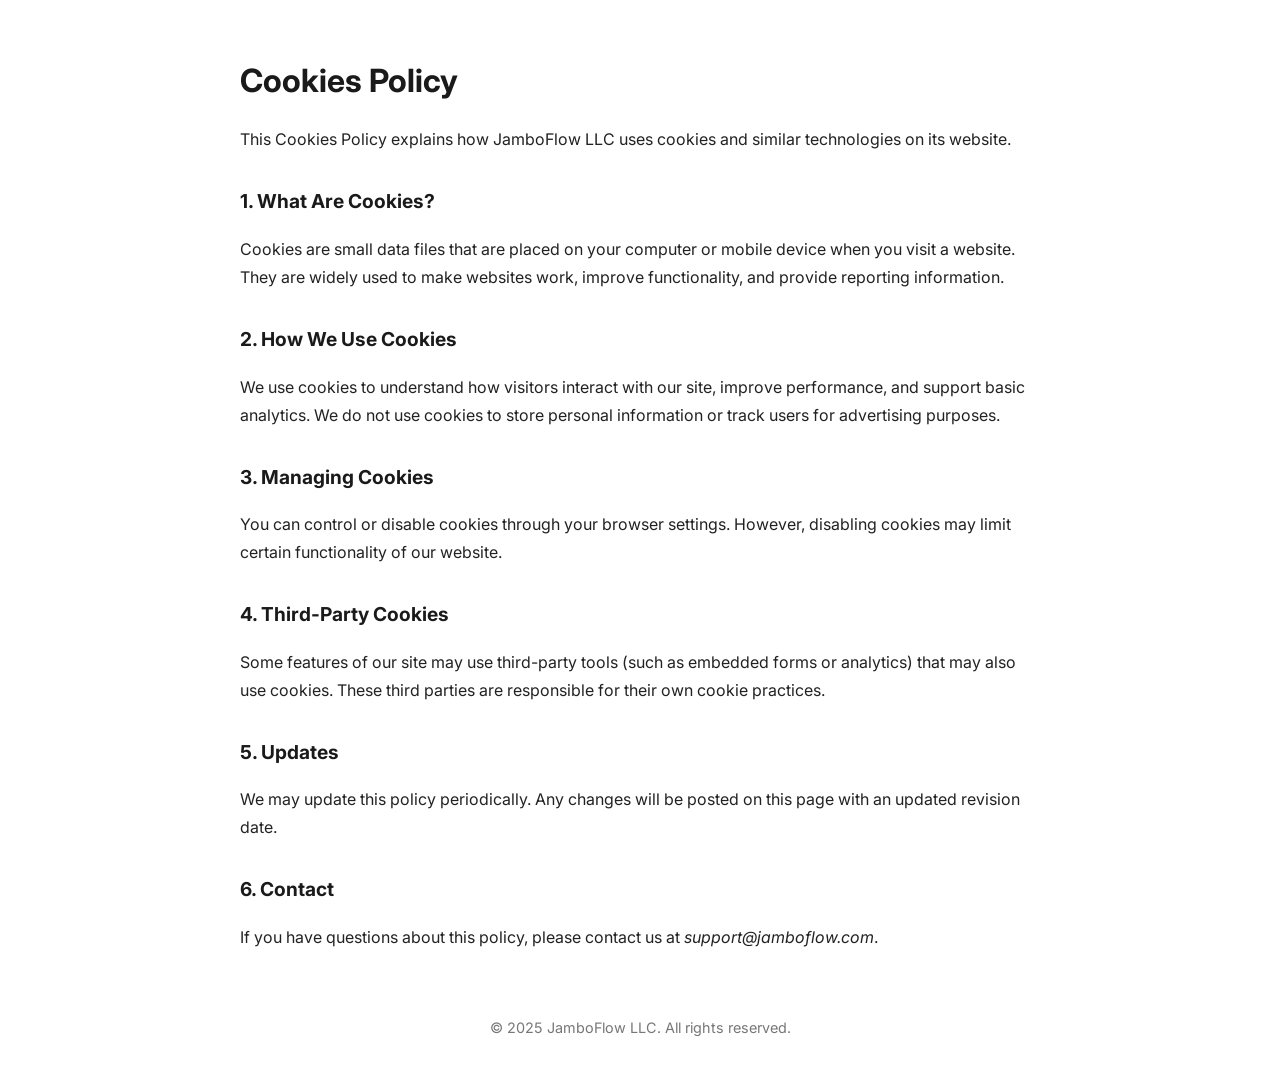
<file: cookies.html>
<!DOCTYPE html>
<html lang="en">
<head>
  <meta charset="UTF-8">
  <meta name="viewport" content="width=device-width, initial-scale=1.0">
  <title>Cookies Policy – JamboFlow</title>
  <meta name="description" content="Cookies Policy outlining how JamboFlow uses cookies on its website.">
  <link href="https://fonts.googleapis.com/css2?family=Inter:wght@300;400;600;700&display=swap" rel="stylesheet">
  <link rel="icon" href="favicon.ico" type="image/x-icon">
  <style>
    body {
      font-family: 'Inter', sans-serif;
      background-color: #ffffff;
      color: #222;
      padding: 2rem;
      max-width: 800px;
      margin: 0 auto;
      line-height: 1.75;
    }
    h1, h2 {
      color: #1a1a1a;
    }
    h1 {
      font-size: 2rem;
      margin-bottom: 1rem;
    }
    h2 {
      font-size: 1.2rem;
      margin-top: 2rem;
    }
    p {
      margin-bottom: 1rem;
    }
    footer {
      text-align: center;
      font-size: 0.9rem;
      margin-top: 4rem;
      color: #777;
    }
  </style>
</head>
<body>
  <h1>Cookies Policy</h1>

  <p>This Cookies Policy explains how JamboFlow LLC uses cookies and similar technologies on its website.</p>

  <h2>1. What Are Cookies?</h2>
  <p>Cookies are small data files that are placed on your computer or mobile device when you visit a website. They are widely used to make websites work, improve functionality, and provide reporting information.</p>

  <h2>2. How We Use Cookies</h2>
  <p>We use cookies to understand how visitors interact with our site, improve performance, and support basic analytics. We do not use cookies to store personal information or track users for advertising purposes.</p>

  <h2>3. Managing Cookies</h2>
  <p>You can control or disable cookies through your browser settings. However, disabling cookies may limit certain functionality of our website.</p>

  <h2>4. Third-Party Cookies</h2>
  <p>Some features of our site may use third-party tools (such as embedded forms or analytics) that may also use cookies. These third parties are responsible for their own cookie practices.</p>

  <h2>5. Updates</h2>
  <p>We may update this policy periodically. Any changes will be posted on this page with an updated revision date.</p>

  <h2>6. Contact</h2>
  <p>If you have questions about this policy, please contact us at <em>support@jamboflow.com</em>.</p>

  <footer>
    &copy; 2025 JamboFlow LLC. All rights reserved.
  </footer>
</body>
</html>
</file>
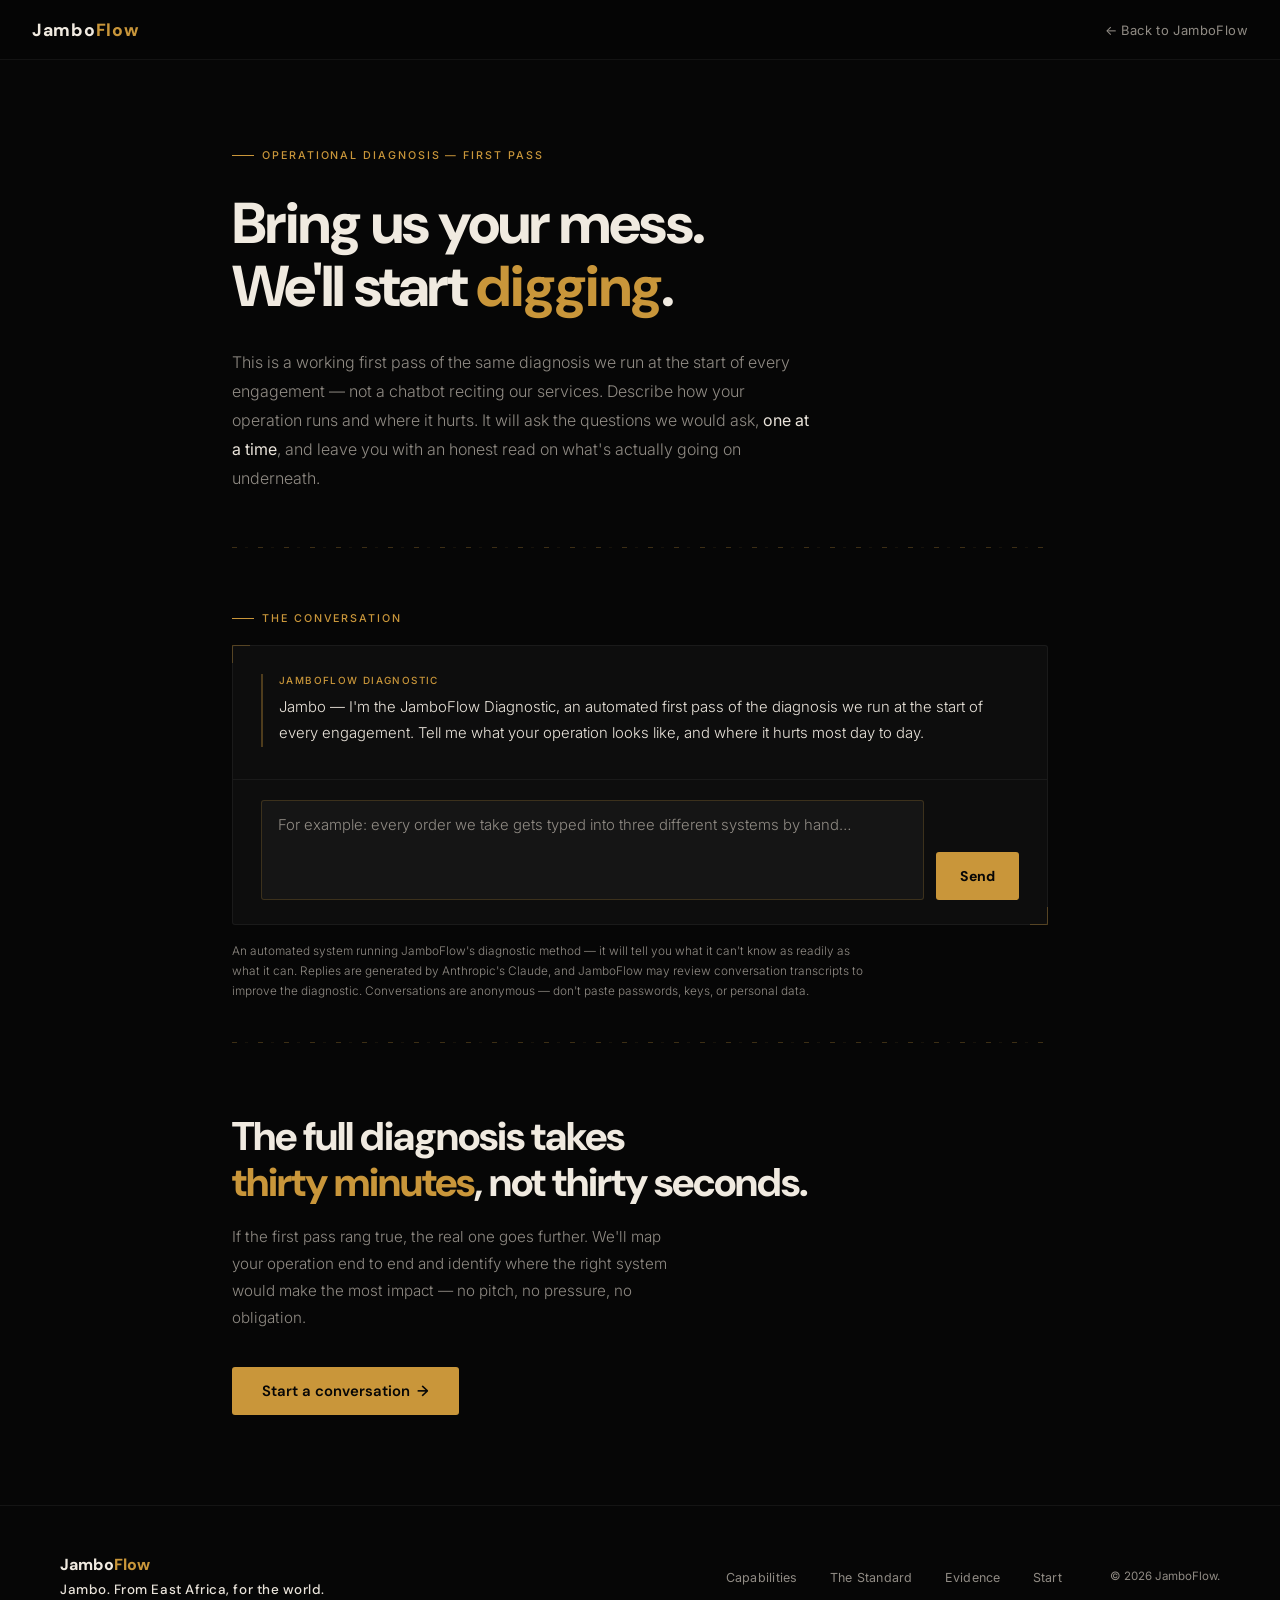
<file: diagnose.html>
<!DOCTYPE html>
<html lang="en">
<head>
    <meta charset="UTF-8">
    <meta name="viewport" content="width=device-width, initial-scale=1.0">
    <title>The Diagnostic — JamboFlow</title>
    <meta name="description" content="A first pass of the JamboFlow Operational Diagnosis, run live on your operation. Describe where it hurts. We'll start digging.">
    <meta property="og:title" content="The Diagnostic — JamboFlow">
    <meta property="og:description" content="A first pass of the Operational Diagnosis, run live on your operation.">
    <meta property="og:type" content="website">
    <link rel="icon" href="assets/favicon.ico">

    <link rel="preconnect" href="https://fonts.googleapis.com">
    <link rel="preconnect" href="https://fonts.gstatic.com" crossorigin>
    <link href="https://fonts.googleapis.com/css2?family=DM+Sans:wght@700;800&family=Inter:wght@300;400;500&display=swap" rel="stylesheet">

    <style>
        /* ─────────────────────────────────────
           TOKENS (mirrors index.html)
        ───────────────────────────────────── */
        :root {
            --bg:        #060606;
            --surface:   #0D0D0D;
            --surface-2: #151515;
            --gold:      #C9963A;
            --gold-hi:   #DDA94E;
            --gold-dim:  rgba(201,150,58,0.10);
            --gold-line: rgba(201,150,58,0.22);
            --gold-left: rgba(201,150,58,0.35);
            --cream:     #F0EAE0;
            --text:      #EAE4DB;
            --muted:     #908B84; /* meets WCAG AA 4.5:1 on all site backgrounds */
            --border:    rgba(255,255,255,0.055);
            --max:       880px;
            --r:         3px;
        }

        *, *::before, *::after { margin: 0; padding: 0; box-sizing: border-box; }
        html { scroll-behavior: smooth; overflow-x: clip; }

        body {
            font-family: 'Inter', sans-serif;
            background: var(--bg);
            color: var(--text);
            -webkit-font-smoothing: antialiased;
        }

        /* ─────────────────────────────────────
           NAV (mirrors teardown.html)
        ───────────────────────────────────── */
        nav {
            position: fixed; top: 0; left: 0; right: 0; z-index: 200;
            height: 60px;
            display: flex; align-items: center; justify-content: space-between;
            padding: 0 2rem;
            background: rgba(6,6,6,.92);
            backdrop-filter: blur(20px);
            border-bottom: 1px solid var(--border);
        }
        .logo {
            font-family: 'DM Sans', sans-serif; font-weight: 800;
            font-size: 1.1rem; letter-spacing: .04em;
            color: var(--cream); text-decoration: none;
        }
        .logo em { color: var(--gold); font-style: normal; }
        .nav-back {
            font-size: .81rem; color: var(--muted);
            text-decoration: none; letter-spacing: .03em;
            transition: color .16s;
        }
        .nav-back:hover { color: var(--cream); }

        /* ─────────────────────────────────────
           LAYOUT
        ───────────────────────────────────── */
        .container { max-width: var(--max); margin: 0 auto; padding: 0 2rem; }

        .eyebrow {
            display: inline-flex; align-items: center; gap: .5rem;
            font-size: .67rem; font-weight: 500;
            letter-spacing: .18em; text-transform: uppercase;
            color: var(--gold); margin-bottom: 1.875rem;
        }
        .eyebrow::before {
            content: ''; display: block; width: 22px; height: 1px; background: var(--gold);
        }

        .geo-rule {
            width: 100%; height: 1px;
            background: repeating-linear-gradient(
                90deg,
                var(--gold) 0, var(--gold) 5px,
                transparent 5px, transparent 13px,
                rgba(201,150,58,.3) 13px, rgba(201,150,58,.3) 16px,
                transparent 16px, transparent 26px
            );
            opacity: .28;
        }

        /* ─────────────────────────────────────
           HERO
        ───────────────────────────────────── */
        .article-hero { padding: 140px 0 55px; }
        .article-hero h1 {
            font-family: 'DM Sans', sans-serif; font-weight: 800;
            font-size: clamp(2.2rem, 5vw, 3.6rem);
            line-height: 1.1; letter-spacing: -.03em;
            color: var(--cream);
            padding-bottom: .1em;
            margin-bottom: 1.5rem;
        }
        .article-hero h1 em { color: var(--gold); font-style: normal; }
        .article-lede {
            font-size: clamp(.95rem, 1.25vw, 1.075rem);
            font-weight: 300; color: var(--muted);
            max-width: 580px; line-height: 1.8;
        }
        .article-lede strong { color: var(--text); font-weight: 400; }

        /* ─────────────────────────────────────
           CHAT PANEL
        ───────────────────────────────────── */
        .chat-section { padding: 55px 0 40px; }

        .chat-label {
            font-family: 'Inter', sans-serif;
            display: inline-flex; align-items: center; gap: .5rem;
            font-size: .67rem; font-weight: 500;
            letter-spacing: .18em; text-transform: uppercase;
            color: var(--gold); margin-bottom: 1.25rem;
        }
        .chat-label::before {
            content: ''; display: block; width: 22px; height: 1px; background: var(--gold);
        }

        .chat-panel {
            position: relative;
            background: var(--surface);
            border: 1px solid var(--border);
            border-radius: var(--r);
        }
        /* Signature corner accents */
        .chat-panel::before, .chat-panel::after {
            content: ''; position: absolute; width: 18px; height: 18px;
            border-color: var(--gold-left); border-style: solid;
        }
        .chat-panel::before { top: -1px; left: -1px; border-width: 1px 0 0 1px; }
        .chat-panel::after  { bottom: -1px; right: -1px; border-width: 0 1px 1px 0; }

        .transcript {
            max-height: min(58vh, 560px);
            overflow-y: auto;
            padding: 1.75rem 1.75rem .5rem;
            scroll-behavior: smooth;
        }

        .msg { margin-bottom: 1.5rem; max-width: 100%; }
        .msg .who {
            font-size: .62rem; font-weight: 500; letter-spacing: .14em;
            text-transform: uppercase; margin-bottom: .45rem;
        }
        .msg .body {
            font-size: .93rem; font-weight: 300; line-height: 1.8;
            overflow-wrap: break-word;
        }
        .msg .body p + p { margin-top: .8rem; }

        .msg.agent { padding-left: 1rem; border-left: 2px solid var(--gold-left); }
        .msg.agent .who { color: var(--gold); }
        .msg.agent .body { color: var(--text); }
        .msg.agent .body strong { color: var(--cream); font-weight: 500; }

        .msg.user { padding-left: 1rem; border-left: 2px solid var(--border); }
        .msg.user .who { color: var(--muted); }
        .msg.user .body { color: var(--muted); }

        .msg.system {
            padding: .875rem 1rem;
            background: var(--gold-dim);
            border: 1px solid var(--gold-line);
            border-radius: var(--r);
        }
        .msg.system .body { color: var(--text); font-size: .86rem; }
        .msg.system a { color: var(--gold-hi); }

        .thinking {
            display: inline-block; color: var(--gold);
            animation: think 1.2s ease-in-out infinite;
        }
        @keyframes think { 0%,100% { opacity: .25; } 50% { opacity: .9; } }
        @media (prefers-reduced-motion: reduce) { .thinking { animation: none; } }

        /* ─────────────────────────────────────
           COMPOSER
        ───────────────────────────────────── */
        .composer {
            display: flex; gap: .75rem; align-items: flex-end;
            padding: 1.25rem 1.75rem 1.5rem;
            border-top: 1px solid var(--border);
        }
        .composer textarea {
            flex: 1; resize: none;
            font-family: 'Inter', sans-serif; font-size: .93rem; font-weight: 300;
            line-height: 1.6;
            background: var(--surface-2);
            color: var(--text);
            border: 1px solid var(--border);
            border-radius: var(--r);
            padding: .8rem 1rem;
            min-height: 100px; max-height: 160px;
        }
        .composer textarea:focus {
            outline: none; border-color: var(--gold-line);
        }
        .composer textarea::placeholder { color: var(--muted); }
        .composer textarea:disabled { opacity: .5; }

        .send-btn {
            font-family: 'DM Sans', sans-serif; font-weight: 700; font-size: .88rem;
            background: var(--gold); color: var(--bg);
            border: none; border-radius: var(--r);
            padding: .8rem 1.5rem; height: 48px;
            cursor: pointer;
            transition: background .16s, transform .14s;
        }
        .send-btn:hover:not(:disabled) { background: var(--gold-hi); transform: translateY(-1px); }
        .send-btn:disabled { opacity: .45; cursor: not-allowed; }

        .chat-footnote {
            margin-top: 1rem;
            font-size: .74rem; font-weight: 300;
            color: var(--muted); line-height: 1.7;
            max-width: 640px;
        }
        .chat-footnote a { color: var(--muted); }

        /* ─────────────────────────────────────
           CTA
        ───────────────────────────────────── */
        .td-cta { padding: 70px 0 90px; }
        .td-cta h2 {
            font-family: 'DM Sans', sans-serif; font-weight: 800;
            font-size: clamp(1.7rem, 3.4vw, 2.5rem);
            line-height: 1.15; letter-spacing: -.025em;
            color: var(--cream); margin-bottom: 1rem;
            padding-bottom: .05em;
        }
        .td-cta h2 em { color: var(--gold); font-style: normal; }
        .td-cta-sub {
            font-size: .95rem; font-weight: 300; color: var(--muted);
            max-width: 460px; line-height: 1.78; margin-bottom: 2.25rem;
        }
        .btn-primary {
            display: inline-flex; align-items: center; gap: .45rem;
            font-family: 'DM Sans', sans-serif; font-weight: 600; font-size: .93rem;
            background: var(--gold); color: var(--bg);
            padding: .875rem 1.875rem; border-radius: var(--r);
            text-decoration: none;
            transition: background .16s, transform .14s;
        }
        .btn-primary:hover { background: var(--gold-hi); transform: translateY(-1px); }
        .btn-primary .arr { display: inline-block; transition: transform .16s; }
        .btn-primary:hover .arr { transform: translateX(3px); }

        /* ─────────────────────────────────────
           FOOTER (mirrors index)
        ───────────────────────────────────── */
        footer {
            background: var(--bg);
            padding: 3rem 2rem;
            border-top: 1px solid var(--border);
        }
        .footer-inner {
            max-width: 1160px; margin: 0 auto;
            display: grid;
            grid-template-columns: 1fr auto auto;
            align-items: center; gap: 3rem;
        }
        .footer-logo {
            font-family: 'DM Sans', sans-serif; font-weight: 800;
            font-size: 1rem; color: var(--cream); text-decoration: none;
            display: block;
        }
        .footer-logo em { color: var(--gold); font-style: normal; }
        .footer-tagline {
            font-family: 'DM Sans', sans-serif; font-weight: 500;
            font-size: .84rem; color: var(--text);
            margin-top: .4rem; letter-spacing: .04em;
        }
        .footer-links { display: flex; gap: 2rem; list-style: none; }
        .footer-links a {
            font-size: .78rem; color: var(--muted);
            text-decoration: none; letter-spacing: .02em;
            transition: color .16s;
        }
        .footer-links a:hover { color: var(--cream); }
        .footer-copy { font-size: .72rem; color: var(--muted); white-space: nowrap; }

        /* ─────────────────────────────────────
           MOBILE
        ───────────────────────────────────── */
        @media (max-width: 768px) {
            nav { padding: 0 1.25rem; }
            .container { padding: 0 1.25rem; }
            .article-hero { padding: 60px 0 20px; }
            .chat-section { padding: 15px 0 15px; }
            .transcript { max-height: 45vh; padding: 1.25rem 1.15rem .35rem; }
            .composer textarea { max-height: 150px; }
            .composer { padding: .75rem 1.15rem .875rem; flex-direction: column; align-items: stretch; gap: .625rem; }
            .send-btn { width: 100%; }
            footer { padding: 2.5rem 1.25rem; }
            .footer-inner { grid-template-columns: 1fr; gap: 1.75rem; }
        }
    </style>
</head>
<body>

<nav>
    <a href="/" class="logo">Jambo<em>Flow</em></a>
    <a href="/" class="nav-back">← Back to JamboFlow</a>
</nav>

<main>

<!-- ─────────────── HERO ─────────────── -->
<header class="article-hero">
    <div class="container">
        <p class="eyebrow">Operational Diagnosis — First Pass</p>
        <h1>Bring us your mess.<br>We'll start <em>digging</em>.</h1>
        <p class="article-lede">
            This is a working first pass of the same diagnosis we run at the start of every engagement —
            not a chatbot reciting our services. Describe how your operation runs and where it hurts.
            It will ask the questions we would ask, <strong>one at a time</strong>, and leave you with an
            honest read on what's actually going on underneath.
        </p>
    </div>
</header>

<div class="container"><div class="geo-rule"></div></div>

<!-- ─────────────── CHAT ─────────────── -->
<section class="chat-section" aria-label="Diagnostic conversation">
    <div class="container">
        <h2 class="chat-label">The conversation</h2>

        <div class="chat-panel">
            <div class="transcript" id="transcript" aria-live="polite">
                <!-- messages rendered here -->
            </div>
            <form class="composer" id="composer">
                <label for="input" class="sr-only" style="position:absolute;width:1px;height:1px;overflow:hidden;clip:rect(0 0 0 0);">Describe your operation</label>
                <textarea id="input" rows="1" maxlength="2000"
                    placeholder="For example: every order we take gets typed into three different systems by hand…"></textarea>
                <button type="submit" class="send-btn" id="send">Send</button>
            </form>
        </div>

        <p class="chat-footnote">
            An automated system running JamboFlow's diagnostic method — it will tell you what it can't know
            as readily as what it can. Replies are generated by Anthropic's Claude, and JamboFlow may review
            conversation transcripts to improve the diagnostic. Conversations are anonymous — don't paste
            passwords, keys, or personal data.
        </p>
    </div>
</section>

<div class="container"><div class="geo-rule"></div></div>

<!-- ─────────────── CTA ─────────────── -->
<section class="td-cta">
    <div class="container">
        <h2>The full diagnosis takes<br><em>thirty minutes</em>, not thirty seconds.</h2>
        <p class="td-cta-sub">If the first pass rang true, the real one goes further. We'll map your operation end to end and identify where the right system would make the most impact — no pitch, no pressure, no obligation.</p>
        <a class="btn-primary" href="https://forms.zohopublic.com/infojamb1/form/JamboFlowDiscoveryCallRequest/formperma/Dzxq_atiS6HRFIcpj4px3CKDWouV9UOHA_o1dYLACps" target="_blank" rel="noopener noreferrer">
            Start a conversation <span class="arr">→</span>
        </a>
    </div>
</section>

</main>

<!-- ─────────────── FOOTER ─────────────── -->
<footer>
    <div class="footer-inner">
        <div>
            <a href="/" class="footer-logo">Jambo<em>Flow</em></a>
            <p class="footer-tagline">Jambo. From East Africa, for the world.</p>
        </div>
        <ul class="footer-links">
            <li><a href="/#capabilities">Capabilities</a></li>
            <li><a href="/#standard">The Standard</a></li>
            <li><a href="/#evidence">Evidence</a></li>
            <li><a href="/#start">Start</a></li>
        </ul>
        <p class="footer-copy">© 2026 JamboFlow.</p>
    </div>
</footer>

<script>
(function () {
    "use strict";

    // ── Config ──────────────────────────────────────────────
    // Set this to your deployed Worker URL, e.g.
    //   const WORKER_URL = "https://jamboflow-diagnostic.YOURNAME.workers.dev";
    const WORKER_URL = "https://jamboflow-diagnostic.jambocore.workers.dev";

    const GREETING = "Jambo — I'm the JamboFlow Diagnostic, an automated first pass of the diagnosis we run at the start of every engagement. Tell me what your operation looks like, and where it hurts most day to day.";
    const MAX_USER_MESSAGES = 12;
    const CTA_URL = "https://forms.zohopublic.com/infojamb1/form/JamboFlowDiscoveryCallRequest/formperma/Dzxq_atiS6HRFIcpj4px3CKDWouV9UOHA_o1dYLACps";

    // ── State ───────────────────────────────────────────────
    const CONVO_ID = (crypto.randomUUID && crypto.randomUUID()) ||
        (Date.now().toString(16) + "-" + Math.random().toString(16).slice(2, 10));
    const messages = []; // {role, content} — sent to the API (greeting excluded)
    let streaming = false;
    let userTurns = 0;

    const transcript = document.getElementById("transcript");
    const composer = document.getElementById("composer");
    const input = document.getElementById("input");
    const sendBtn = document.getElementById("send");

    // ── Rendering ───────────────────────────────────────────
    function esc(s) {
        return s.replace(/&/g, "&amp;").replace(/</g, "&lt;").replace(/>/g, "&gt;");
    }
    // Minimal, safe markdown: paragraphs + **bold** only.
    function renderBody(el, text) {
        const html = esc(text)
            .replace(/\*\*([^*]+)\*\*/g, "<strong>$1</strong>")
            .split(/\n{2,}/)
            .map(p => "<p>" + p.replace(/\n/g, "<br>") + "</p>")
            .join("");
        el.innerHTML = html;
    }
    function addMsg(kind, who, text) {
        const wrap = document.createElement("div");
        wrap.className = "msg " + kind;
        if (who) {
            const whoEl = document.createElement("div");
            whoEl.className = "who";
            whoEl.textContent = who;
            wrap.appendChild(whoEl);
        }
        const body = document.createElement("div");
        body.className = "body";
        renderBody(body, text);
        wrap.appendChild(body);
        transcript.appendChild(wrap);
        transcript.scrollTop = transcript.scrollHeight;
        transcript.scrollIntoView({ behavior: "smooth", block: "end" });
        return body;
    }
    function addSystem(html) {
        const wrap = document.createElement("div");
        wrap.className = "msg system";
        const body = document.createElement("div");
        body.className = "body";
        body.innerHTML = html; // trusted, local strings only
        wrap.appendChild(body);
        transcript.appendChild(wrap);
        transcript.scrollTop = transcript.scrollHeight;
        transcript.scrollIntoView({ behavior: "smooth", block: "end" });
    }

    // ── Streaming ───────────────────────────────────────────
    async function streamReply() {
        streaming = true;
        sendBtn.disabled = true;
        input.disabled = true;

        const bodyEl = addMsg("agent", "JamboFlow Diagnostic", "");
        const dots = document.createElement("span");
        dots.className = "thinking";
        dots.textContent = "▪ ▪ ▪";
        bodyEl.appendChild(dots);

        let full = "";
        try {
            const res = await fetch(WORKER_URL + "/api/chat", {
                method: "POST",
                headers: { "content-type": "application/json" },
                body: JSON.stringify({ messages, conversation_id: CONVO_ID })
            });

            if (!res.ok) {
                let msg = "Something went wrong. Please try again.";
                try { msg = (await res.json()).error || msg; } catch {}
                throw new Error(msg);
            }

            const reader = res.body.getReader();
            const decoder = new TextDecoder();
            let buffer = "";

            while (true) {
                const { done, value } = await reader.read();
                if (done) break;
                buffer += decoder.decode(value, { stream: true });

                const events = buffer.split("\n\n");
                buffer = events.pop(); // keep incomplete tail
                for (const evt of events) {
                    for (const line of evt.split("\n")) {
                        if (!line.startsWith("data: ")) continue;
                        let data;
                        try { data = JSON.parse(line.slice(6)); } catch { continue; }
                        if (data.type === "content_block_delta" && data.delta && data.delta.text) {
                            full += data.delta.text;
                            renderBody(bodyEl, full);
                            transcript.scrollTop = transcript.scrollHeight;
                        } else if (data.type === "error") {
                            throw new Error("The diagnostic hit a snag mid-thought. Please send that again.");
                        }
                    }
                }
            }

            if (!full) throw new Error("No reply came back. Please try again.");
            messages.push({ role: "assistant", content: full });
        } catch (err) {
            bodyEl.closest(".msg").remove();
            messages.pop(); // roll back the user turn so it can be resent
            userTurns--;
            input.value = lastSent;
            addSystem(esc(err.message || "Connection failed. Please try again."));
        } finally {
            streaming = false;
            input.disabled = false;
            sendBtn.disabled = false;
            if (userTurns < MAX_USER_MESSAGES) input.focus();
            checkCap();
        }
    }

    function checkCap() {
        if (userTurns >= MAX_USER_MESSAGES) {
            input.disabled = true;
            sendBtn.disabled = true;
            addSystem('This first pass has gone as far as it usefully can. The next step is the real thing — <a href="' + CTA_URL + '" target="_blank" rel="noopener noreferrer">book the thirty-minute conversation</a>.');
        }
    }

    // ── Composer ────────────────────────────────────────────
    let lastSent = "";
    composer.addEventListener("submit", function (e) {
        e.preventDefault();
        const text = input.value.trim();
        if (!text || streaming || userTurns >= MAX_USER_MESSAGES) return;
        lastSent = text;
        input.value = "";
        input.style.height = "";
        addMsg("user", "You", text);
        messages.push({ role: "user", content: text });
        userTurns++;
        streamReply();
    });
    input.addEventListener("keydown", function (e) {
        if (e.key === "Enter" && !e.shiftKey) {
            e.preventDefault();
            composer.requestSubmit();
        }
    });
    input.addEventListener("input", function () {
        input.style.height = "";
        input.style.height = Math.min(input.scrollHeight, 160) + "px";
    });

    // ── Boot ────────────────────────────────────────────────
    addMsg("agent", "JamboFlow Diagnostic", GREETING);
    if (!WORKER_URL) {
        input.disabled = true;
        sendBtn.disabled = true;
        addSystem('The diagnostic isn\'t switched on yet — the backend hasn\'t been connected. In the meantime, the human version is very much available: <a href="' + CTA_URL + '" target="_blank" rel="noopener noreferrer">book a thirty-minute conversation</a>.');
    } else {
        input.focus();
    }
})();
</script>
</body>
</html>
</file>
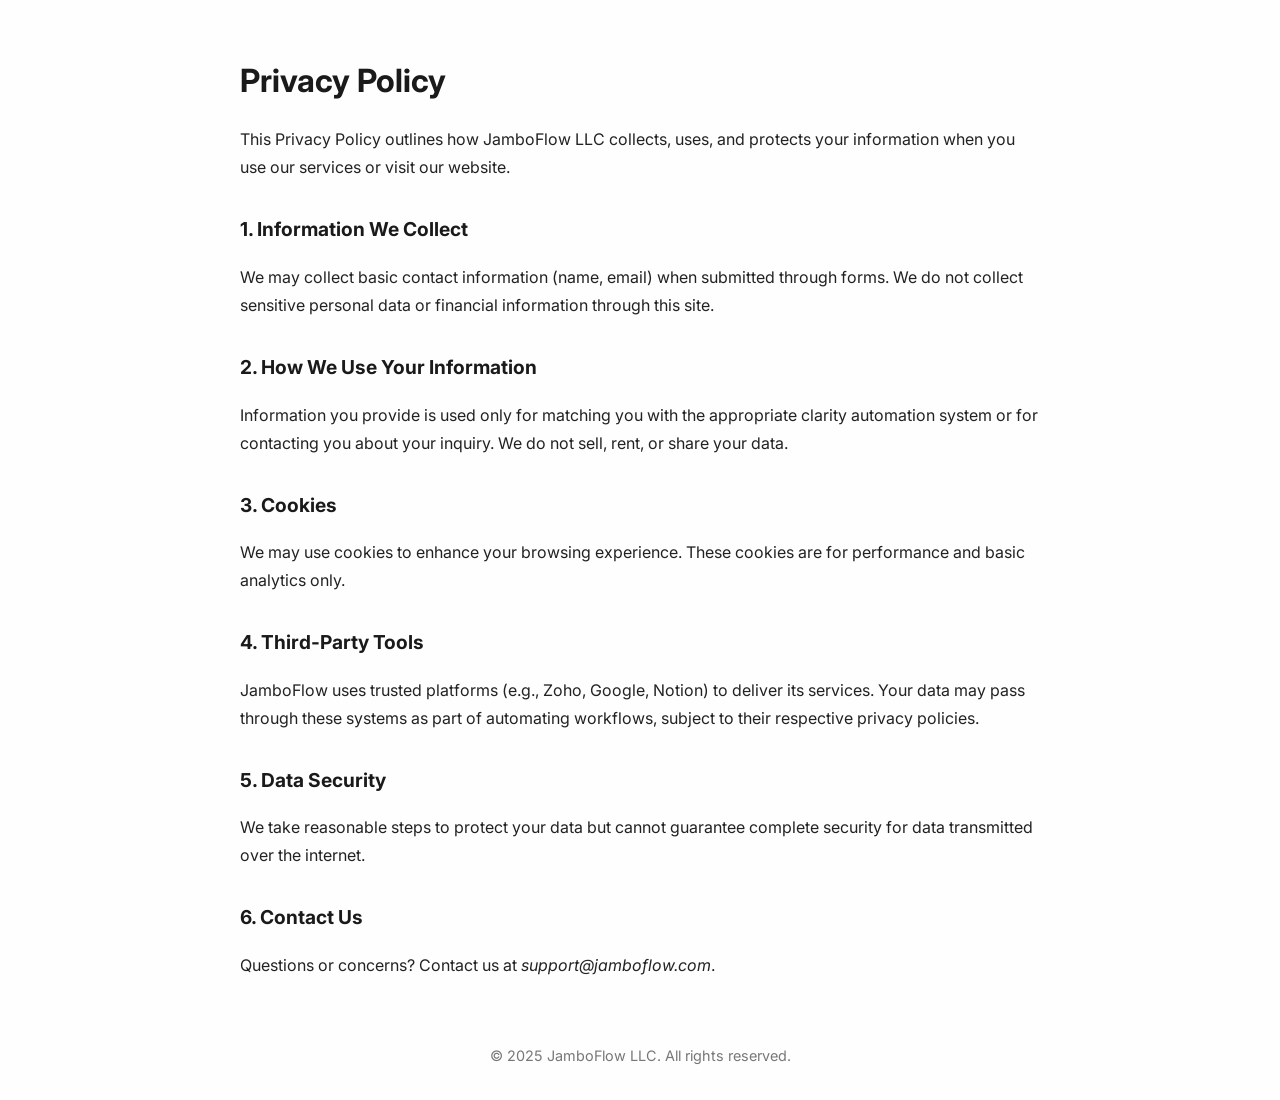
<file: privacy.html>
<!DOCTYPE html>
<html lang="en">
<head>
  <meta charset="UTF-8">
  <meta name="viewport" content="width=device-width, initial-scale=1.0">
  <title>Privacy Policy – JamboFlow</title>
  <meta name="description" content="Privacy Policy for JamboFlow users and visitors.">
  <link href="https://fonts.googleapis.com/css2?family=Inter:wght@300;400;600;700&display=swap" rel="stylesheet">
  <link rel="icon" href="favicon.ico" type="image/x-icon">
  <style>
    body {
      font-family: 'Inter', sans-serif;
      background-color: #fefefe;
      color: #222;
      padding: 2rem;
      max-width: 800px;
      margin: 0 auto;
      line-height: 1.75;
    }
    h1, h2 {
      color: #1a1a1a;
    }
    h1 {
      font-size: 2rem;
      margin-bottom: 1rem;
    }
    h2 {
      font-size: 1.2rem;
      margin-top: 2rem;
    }
    p {
      margin-bottom: 1rem;
    }
    footer {
      text-align: center;
      font-size: 0.9rem;
      margin-top: 4rem;
      color: #777;
    }
  </style>
</head>
<body>
  <h1>Privacy Policy</h1>

  <p>This Privacy Policy outlines how JamboFlow LLC collects, uses, and protects your information when you use our services or visit our website.</p>

  <h2>1. Information We Collect</h2>
  <p>We may collect basic contact information (name, email) when submitted through forms. We do not collect sensitive personal data or financial information through this site.</p>

  <h2>2. How We Use Your Information</h2>
  <p>Information you provide is used only for matching you with the appropriate clarity automation system or for contacting you about your inquiry. We do not sell, rent, or share your data.</p>

  <h2>3. Cookies</h2>
  <p>We may use cookies to enhance your browsing experience. These cookies are for performance and basic analytics only.</p>

  <h2>4. Third-Party Tools</h2>
  <p>JamboFlow uses trusted platforms (e.g., Zoho, Google, Notion) to deliver its services. Your data may pass through these systems as part of automating workflows, subject to their respective privacy policies.</p>

  <h2>5. Data Security</h2>
  <p>We take reasonable steps to protect your data but cannot guarantee complete security for data transmitted over the internet.</p>

  <h2>6. Contact Us</h2>
  <p>Questions or concerns? Contact us at <em>support@jamboflow.com</em>.</p>

  <footer>
    &copy; 2025 JamboFlow LLC. All rights reserved.
  </footer>
</body>
</html>
</file>
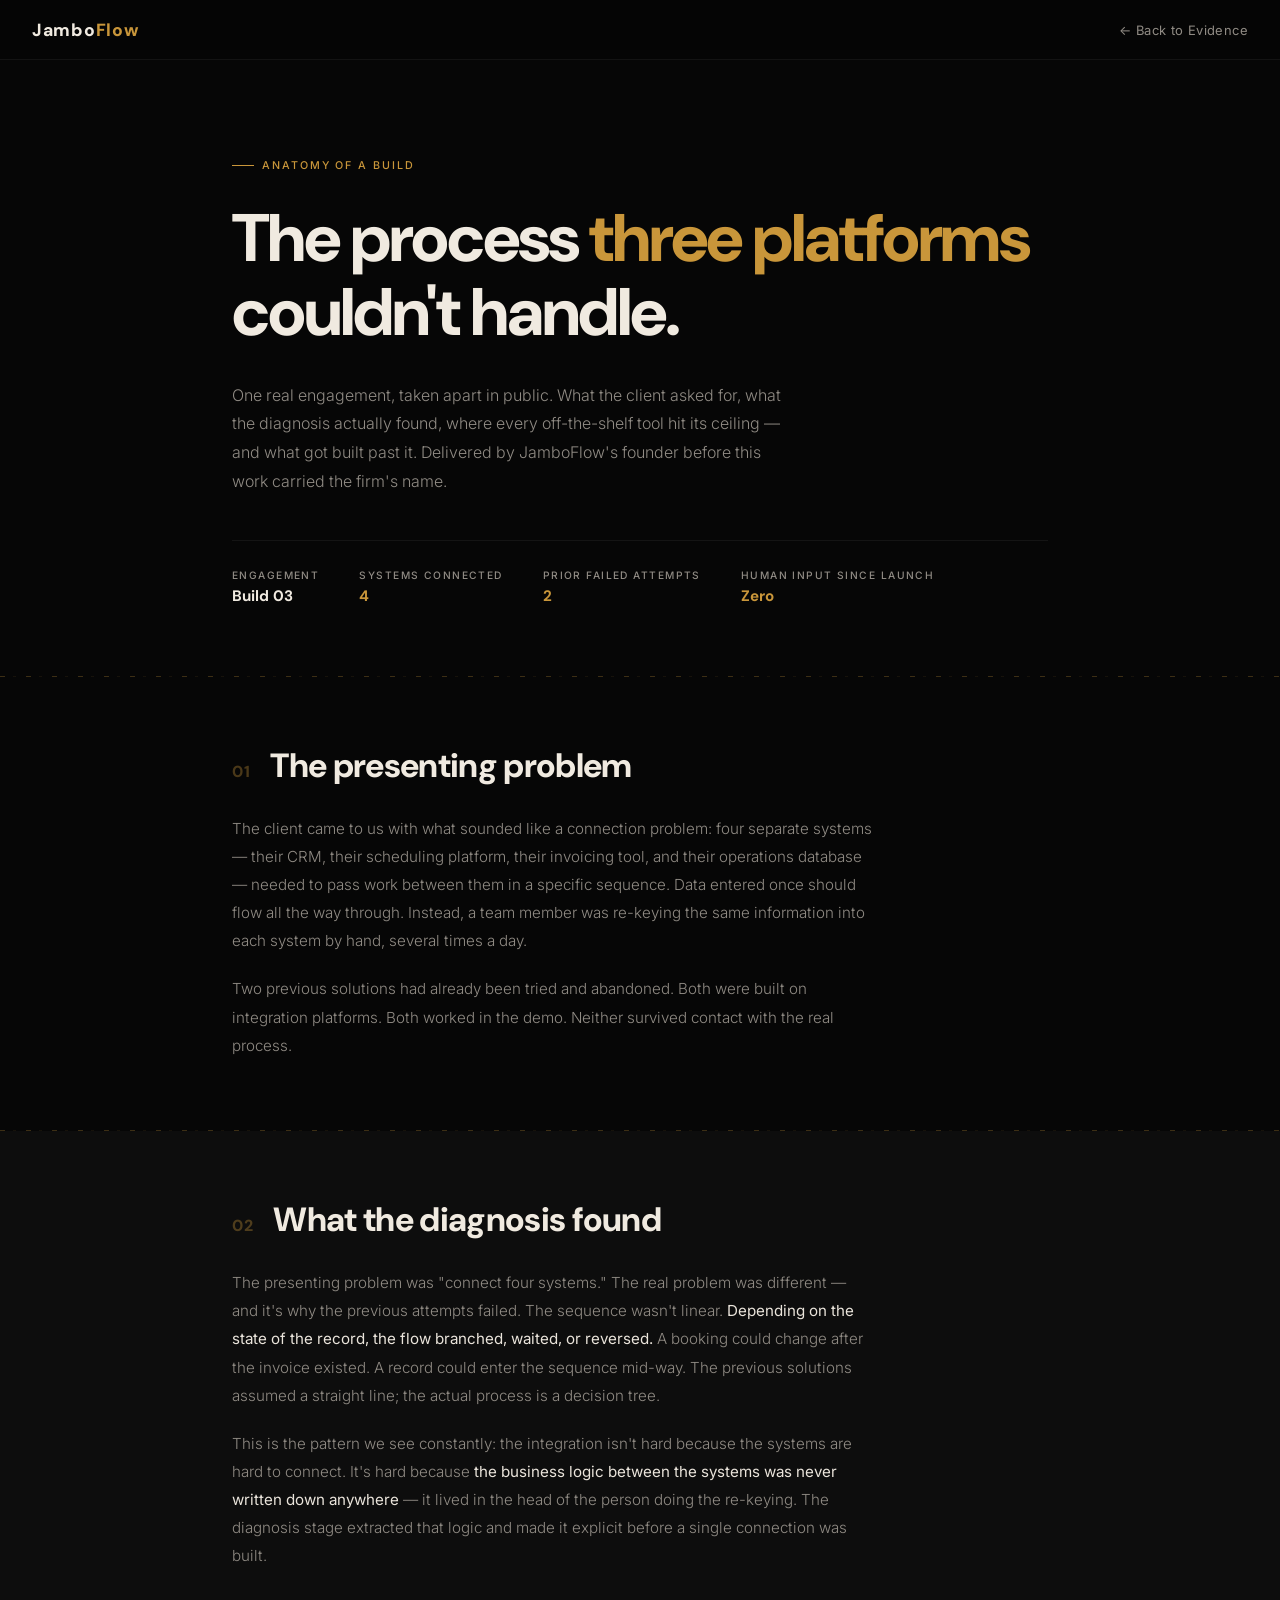
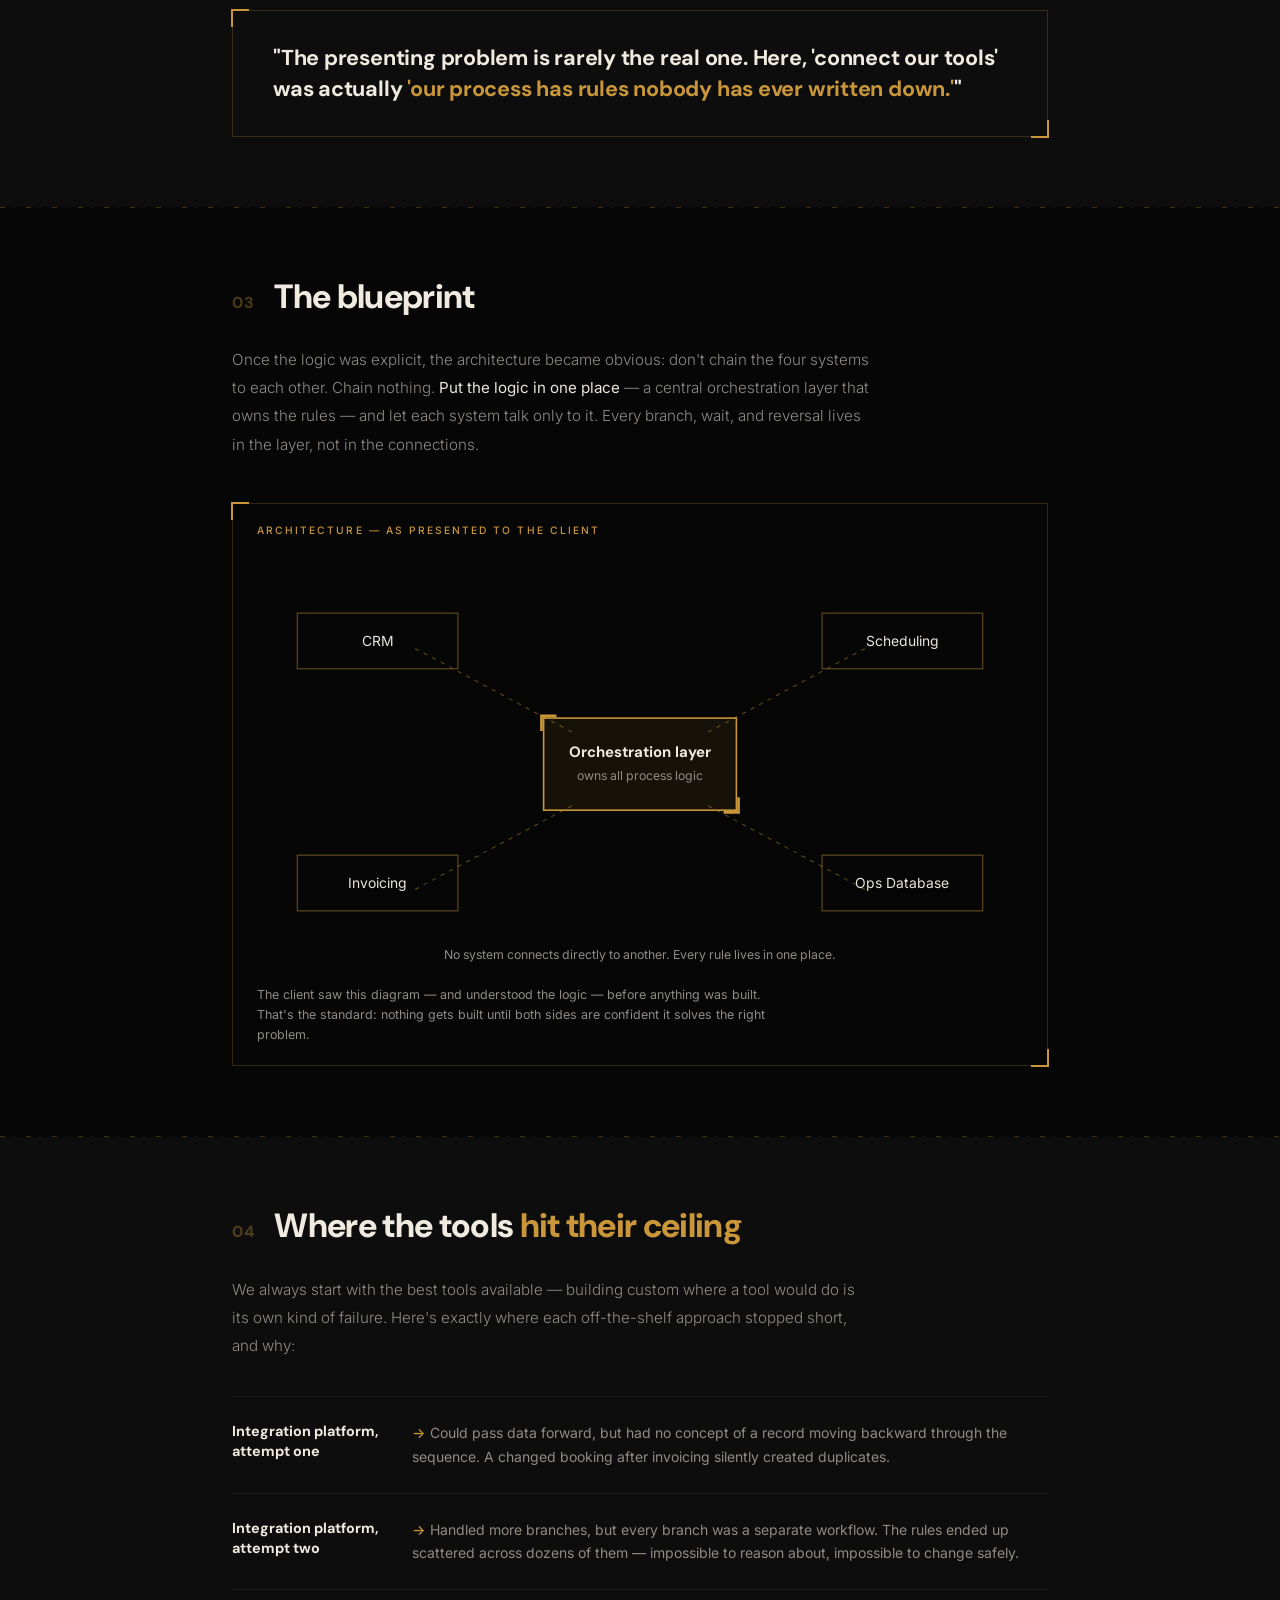
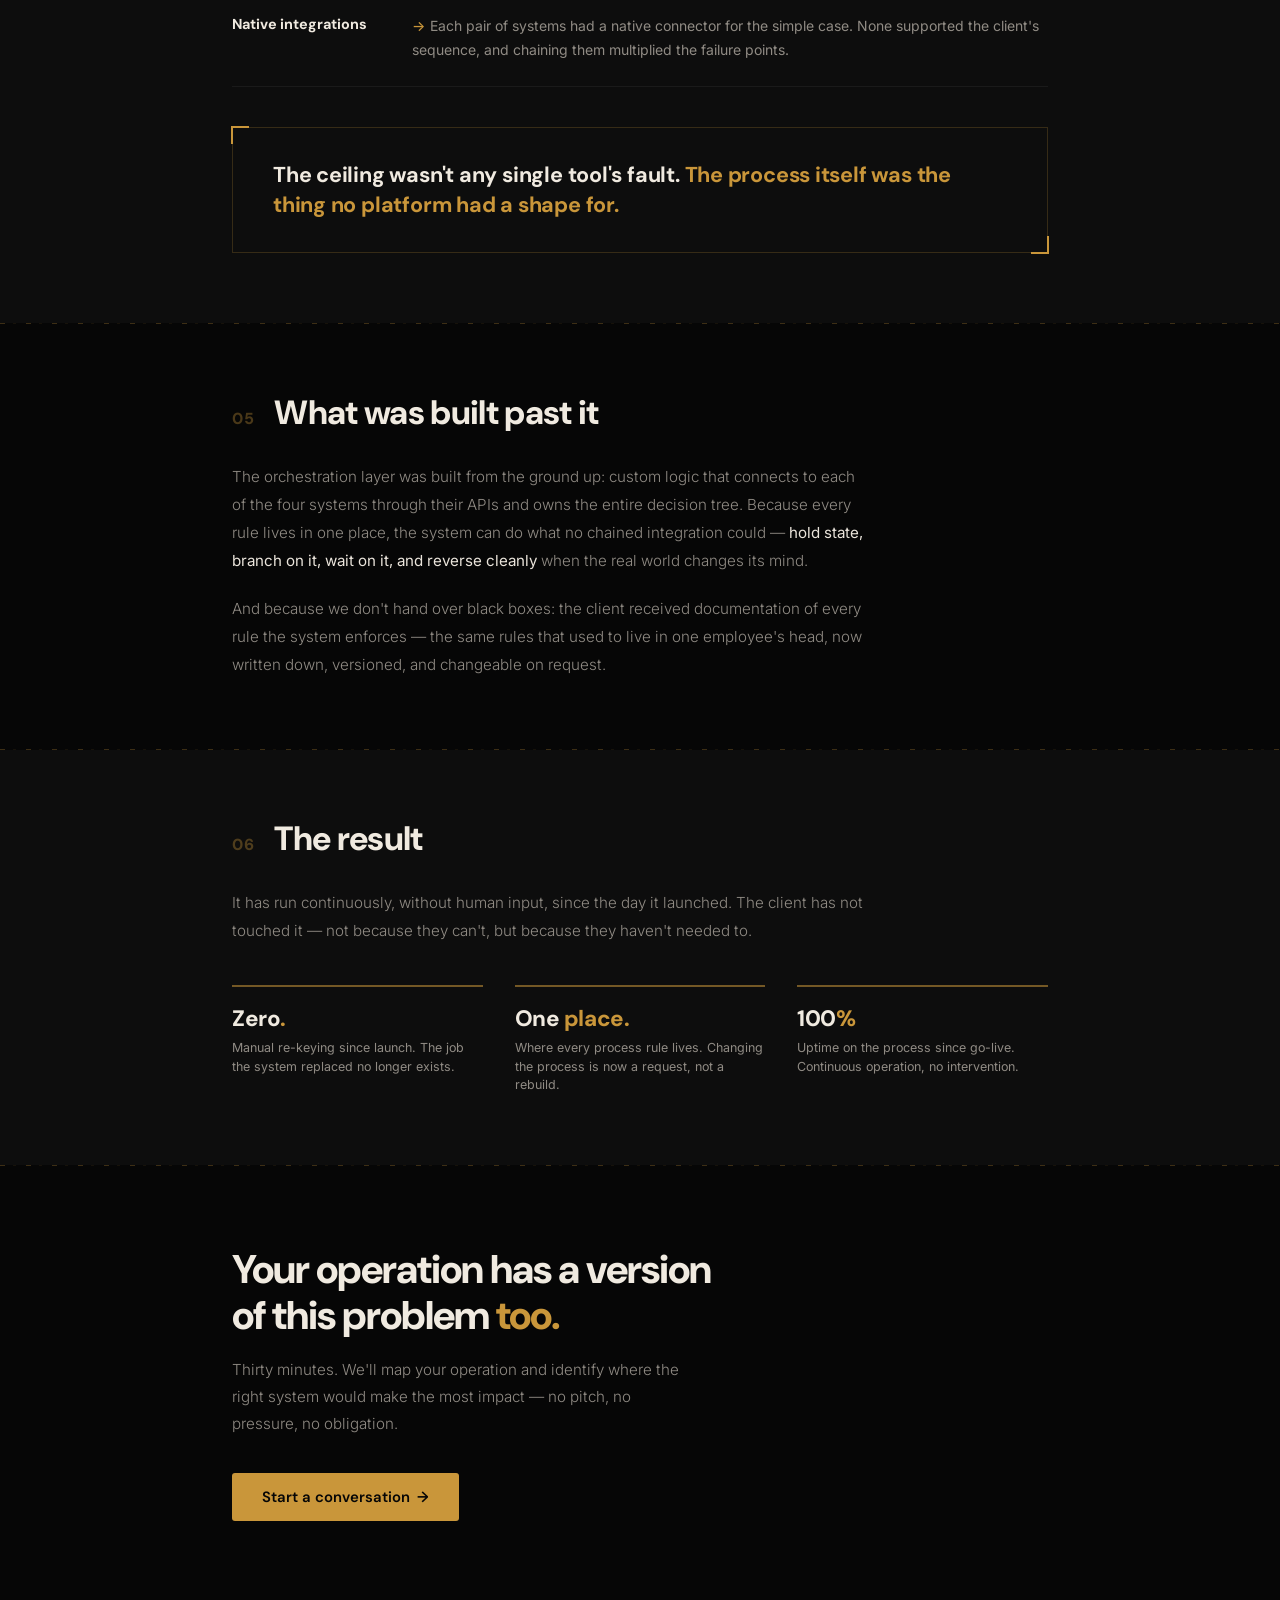
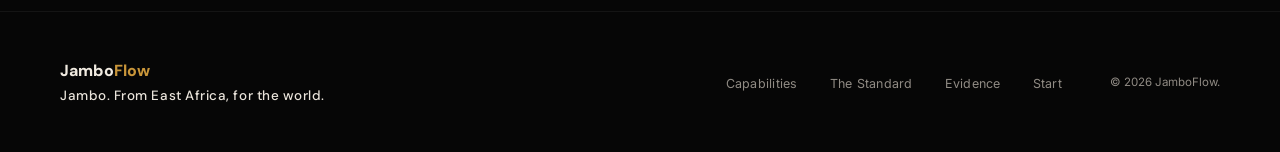
<file: teardown.html>
<!DOCTYPE html>
<html lang="en">
<head>
    <meta charset="UTF-8">
    <meta name="viewport" content="width=device-width, initial-scale=1.0">
    <title>Anatomy of a Build — JamboFlow</title>
    <meta name="description" content="One real engagement, taken apart in public. The presenting problem, what the diagnosis found, the blueprint, the ceiling the tools hit — and what was built past it.">
    <meta property="og:title" content="Anatomy of a Build — JamboFlow">
    <meta property="og:description" content="One real engagement, taken apart in public.">
    <meta property="og:type" content="article">
    <link rel="icon" href="assets/favicon.ico">

    <link rel="preconnect" href="https://fonts.googleapis.com">
    <link rel="preconnect" href="https://fonts.gstatic.com" crossorigin>
    <link href="https://fonts.googleapis.com/css2?family=DM+Sans:wght@700;800&family=Inter:wght@300;400;500&display=swap" rel="stylesheet">

    <style>
        /* ─────────────────────────────────────
           TOKENS (mirrors index.html)
        ───────────────────────────────────── */
        :root {
            --bg:        #060606;
            --surface:   #0D0D0D;
            --surface-2: #151515;
            --gold:      #C9963A;
            --gold-hi:   #DDA94E;
            --gold-dim:  rgba(201,150,58,0.10);
            --gold-line: rgba(201,150,58,0.22);
            --gold-left: rgba(201,150,58,0.35);
            --cream:     #F0EAE0;
            --text:      #EAE4DB;
            --muted:     #908B84; /* meets WCAG AA 4.5:1 on all site backgrounds */
            --border:    rgba(255,255,255,0.055);
            --max:       880px;
            --r:         3px;
        }

        *, *::before, *::after { margin: 0; padding: 0; box-sizing: border-box; }
        html { scroll-behavior: smooth; overflow-x: clip; }

        body {
            font-family: 'Inter', sans-serif;
            background: var(--bg);
            color: var(--text);
            -webkit-font-smoothing: antialiased;
        }

        /* ─────────────────────────────────────
           NAV
        ───────────────────────────────────── */
        nav {
            position: fixed; top: 0; left: 0; right: 0; z-index: 200;
            height: 60px;
            display: flex; align-items: center; justify-content: space-between;
            padding: 0 2rem;
            background: rgba(6,6,6,.92);
            backdrop-filter: blur(20px);
            border-bottom: 1px solid var(--border);
        }
        .logo {
            font-family: 'DM Sans', sans-serif; font-weight: 800;
            font-size: 1.1rem; letter-spacing: .04em;
            color: var(--cream); text-decoration: none;
        }
        .logo em { color: var(--gold); font-style: normal; }
        .nav-back {
            font-size: .81rem; color: var(--muted);
            text-decoration: none; letter-spacing: .03em;
            transition: color .16s;
        }
        .nav-back:hover { color: var(--cream); }

        /* ─────────────────────────────────────
           LAYOUT
        ───────────────────────────────────── */
        .container { max-width: var(--max); margin: 0 auto; padding: 0 2rem; }

        .eyebrow {
            display: inline-flex; align-items: center; gap: .5rem;
            font-size: .67rem; font-weight: 500;
            letter-spacing: .18em; text-transform: uppercase;
            color: var(--gold); margin-bottom: 1.875rem;
        }
        .eyebrow::before {
            content: ''; display: block; width: 22px; height: 1px; background: var(--gold);
        }

        /* ─────────────────────────────────────
           ARTICLE HERO
        ───────────────────────────────────── */
        .article-hero { padding: 150px 0 70px; }
        .article-hero h1 {
            font-family: 'DM Sans', sans-serif; font-weight: 800;
            font-size: clamp(2.4rem, 5.5vw, 4.2rem);
            line-height: 1.1; letter-spacing: -.03em;
            color: var(--cream);
            padding-bottom: .1em;
            margin-bottom: 1.5rem;
        }
        .article-hero h1 em { color: var(--gold); font-style: normal; }
        .article-lede {
            font-size: clamp(.95rem, 1.25vw, 1.075rem);
            font-weight: 300; color: var(--muted);
            max-width: 560px; line-height: 1.8;
        }
        .article-meta {
            display: flex; flex-wrap: wrap; gap: 2.5rem;
            margin-top: 2.75rem; padding-top: 1.75rem;
            border-top: 1px solid var(--border);
        }
        .meta-item .meta-label {
            font-size: .64rem; font-weight: 500; letter-spacing: .14em;
            text-transform: uppercase; color: var(--muted);
            margin-bottom: .3rem;
        }
        .meta-item .meta-val {
            font-family: 'DM Sans', sans-serif; font-weight: 700;
            font-size: .95rem; color: var(--cream);
        }
        .meta-item .meta-val em { color: var(--gold); font-style: normal; }

        /* ─────────────────────────────────────
           GEO DIVIDER (mirrors index)
        ───────────────────────────────────── */
        .geo-rule {
            width: 100%; height: 1px;
            background: repeating-linear-gradient(
                90deg,
                var(--gold) 0, var(--gold) 5px,
                transparent 5px, transparent 13px,
                rgba(201,150,58,.3) 13px, rgba(201,150,58,.3) 16px,
                transparent 16px, transparent 26px
            );
            opacity: .28;
        }

        /* ─────────────────────────────────────
           NUMBERED SECTIONS
        ───────────────────────────────────── */
        .td-section { padding: 70px 0; }
        .td-section.alt { background: var(--surface); }

        .td-head {
            display: flex; align-items: baseline; gap: 1.25rem;
            margin-bottom: 1.75rem;
        }
        .td-n {
            font-family: 'DM Sans', sans-serif; font-weight: 800;
            font-size: 1rem; color: var(--gold); opacity: .35;
            letter-spacing: .04em;
        }
        .td-section h2 {
            font-family: 'DM Sans', sans-serif; font-weight: 800;
            font-size: clamp(1.5rem, 3vw, 2.1rem);
            line-height: 1.15; letter-spacing: -.02em;
            color: var(--cream);
            padding-bottom: .05em;
        }
        .td-section h2 em { color: var(--gold); font-style: normal; }

        .td-body {
            font-size: .95rem; font-weight: 300;
            color: var(--muted); line-height: 1.85;
            max-width: 640px;
        }
        .td-body + .td-body { margin-top: 1.25rem; }
        .td-body strong { color: var(--text); font-weight: 400; }

        /* Blueprint callout — brand's signature corner-accent mark */
        .callout {
            position: relative;
            border: 1px solid var(--gold-line);
            padding: 2rem 2.5rem;
            margin: 2.5rem 0 0;
        }
        .callout::before {
            content: ''; position: absolute;
            top: -2px; left: -2px;
            width: 18px; height: 18px;
            border-top: 2px solid var(--gold);
            border-left: 2px solid var(--gold);
        }
        .callout::after {
            content: ''; position: absolute;
            bottom: -2px; right: -2px;
            width: 18px; height: 18px;
            border-bottom: 2px solid var(--gold);
            border-right: 2px solid var(--gold);
        }
        .callout p {
            font-family: 'DM Sans', sans-serif; font-weight: 700;
            font-size: clamp(1.05rem, 1.8vw, 1.35rem);
            line-height: 1.4; letter-spacing: -.01em;
            color: var(--cream);
        }
        .callout p em { color: var(--gold); font-style: normal; }

        /* ─────────────────────────────────────
           BLUEPRINT DIAGRAM
        ───────────────────────────────────── */
        .blueprint {
            margin-top: 2.75rem;
            border: 1px solid var(--gold-line);
            background: var(--bg);
            position: relative;
        }
        .blueprint::before {
            content: ''; position: absolute;
            top: -2px; left: -2px;
            width: 18px; height: 18px;
            border-top: 2px solid var(--gold);
            border-left: 2px solid var(--gold);
        }
        .blueprint::after {
            content: ''; position: absolute;
            bottom: -2px; right: -2px;
            width: 18px; height: 18px;
            border-bottom: 2px solid var(--gold);
            border-right: 2px solid var(--gold);
        }
        .blueprint-label {
            font-size: .64rem; font-weight: 500; letter-spacing: .2em;
            text-transform: uppercase; color: var(--gold);
            padding: 1.25rem 1.5rem 0;
        }
        .blueprint svg { display: block; width: 100%; height: auto; }
        .blueprint-caption {
            font-size: .78rem; color: var(--muted); line-height: 1.6;
            padding: 0 1.5rem 1.25rem;
            max-width: 560px;
        }

        /* ─────────────────────────────────────
           CEILING LIST
        ───────────────────────────────────── */
        .ceiling-list { margin-top: 2.25rem; list-style: none; }
        .ceiling-list li {
            display: grid; grid-template-columns: 148px 1fr;
            gap: 2rem; padding: 1.5rem 0;
            border-bottom: 1px solid var(--border);
            align-items: start;
        }
        .ceiling-list li:first-child { border-top: 1px solid var(--border); }
        .ceiling-tool {
            font-family: 'DM Sans', sans-serif; font-weight: 700;
            font-size: .9rem; color: var(--cream); line-height: 1.4;
        }
        .ceiling-why {
            font-size: .875rem; color: var(--muted); line-height: 1.7;
        }
        .ceiling-why .arr { color: var(--gold); font-weight: 500; margin-right: .3rem; }

        /* ─────────────────────────────────────
           RESULT STATS
        ───────────────────────────────────── */
        .result-stats {
            display: grid; grid-template-columns: repeat(3, 1fr);
            gap: 2rem; margin-top: 2.5rem;
        }
        .result-stat {
            padding-top: 1.25rem;
            border-top: 2px solid rgba(201,150,58,0.55);
        }
        .result-stat .stat-val {
            font-family: 'DM Sans', sans-serif; font-weight: 800;
            font-size: 1.4rem; color: var(--cream); line-height: 1.1;
            letter-spacing: -.02em;
        }
        .result-stat .stat-val em { color: var(--gold); font-style: normal; }
        .result-stat .stat-label {
            font-size: .78rem; color: var(--muted);
            margin-top: .45rem; line-height: 1.5;
        }

        /* ─────────────────────────────────────
           CTA
        ───────────────────────────────────── */
        .td-cta { padding: 80px 0 90px; }
        .td-cta h2 {
            font-family: 'DM Sans', sans-serif; font-weight: 800;
            font-size: clamp(1.7rem, 3.4vw, 2.5rem);
            line-height: 1.15; letter-spacing: -.025em;
            color: var(--cream); margin-bottom: 1rem;
            padding-bottom: .05em;
        }
        .td-cta h2 em { color: var(--gold); font-style: normal; }
        .td-cta-sub {
            font-size: .95rem; font-weight: 300; color: var(--muted);
            max-width: 460px; line-height: 1.78; margin-bottom: 2.25rem;
        }
        .btn-primary {
            display: inline-flex; align-items: center; gap: .45rem;
            font-family: 'DM Sans', sans-serif; font-weight: 600; font-size: .93rem;
            background: var(--gold); color: var(--bg);
            padding: .875rem 1.875rem; border-radius: var(--r);
            text-decoration: none;
            transition: background .16s, transform .14s;
        }
        .btn-primary:hover { background: var(--gold-hi); transform: translateY(-1px); }
        .btn-primary .arr { display: inline-block; transition: transform .16s; }
        .btn-primary:hover .arr { transform: translateX(3px); }

        /* ─────────────────────────────────────
           FOOTER (mirrors index)
        ───────────────────────────────────── */
        footer {
            background: var(--bg);
            padding: 3rem 2rem;
            border-top: 1px solid var(--border);
        }
        .footer-inner {
            max-width: 1160px; margin: 0 auto;
            display: grid;
            grid-template-columns: 1fr auto auto;
            align-items: center; gap: 3rem;
        }
        .footer-logo {
            font-family: 'DM Sans', sans-serif; font-weight: 800;
            font-size: 1rem; color: var(--cream); text-decoration: none;
            display: block;
        }
        .footer-logo em { color: var(--gold); font-style: normal; }
        .footer-tagline {
            font-family: 'DM Sans', sans-serif; font-weight: 500;
            font-size: .84rem; color: var(--text);
            margin-top: .4rem; letter-spacing: .04em;
        }
        .footer-links { display: flex; gap: 2rem; list-style: none; }
        .footer-links a {
            font-size: .78rem; color: var(--muted);
            text-decoration: none; letter-spacing: .02em;
            transition: color .16s;
        }
        .footer-links a:hover { color: var(--cream); }
        .footer-copy { font-size: .72rem; color: var(--muted); white-space: nowrap; }

        /* ─────────────────────────────────────
           SCROLL REVEAL
        ───────────────────────────────────── */
        @media (prefers-reduced-motion: no-preference) {
            .reveal {
                opacity: 0; transform: translateY(16px);
                transition: opacity .55s ease, transform .55s ease;
            }
            .reveal.in { opacity: 1; transform: none; }
        }

        /* ─────────────────────────────────────
           MOBILE
        ───────────────────────────────────── */
        @media (max-width: 768px) {
            nav { padding: 0 1.25rem; }
            .container { padding: 0 1.25rem; }
            .article-hero { padding: 110px 0 55px; }
            .article-meta { gap: 1.5rem; }
            .td-section { padding: 55px 0; }
            .callout { padding: 1.5rem 1.25rem; }
            .ceiling-list li { grid-template-columns: 1fr; gap: .5rem; }
            .result-stats { grid-template-columns: 1fr; gap: 1.5rem; }
            footer { padding: 2.5rem 1.25rem; }
            .footer-inner { grid-template-columns: 1fr; gap: 1.75rem; }
        }
    </style>
</head>
<body>

<nav>
    <a href="/" class="logo">Jambo<em>Flow</em></a>
    <a href="/#evidence" class="nav-back">← Back to Evidence</a>
</nav>

<main>

<!-- ─────────────── ARTICLE HERO ─────────────── -->
<div class="article-hero">
    <div class="container">
        <p class="eyebrow">Anatomy of a Build</p>
        <h1>The process <em>three platforms</em> couldn't handle.</h1>
        <p class="article-lede">
            One real engagement, taken apart in public. What the client asked for, what the diagnosis actually found, where every off-the-shelf tool hit its ceiling — and what got built past it. Delivered by JamboFlow's founder before this work carried the firm's name.
        </p>
        <div class="article-meta">
            <div class="meta-item">
                <p class="meta-label">Engagement</p>
                <p class="meta-val">Build 03</p>
            </div>
            <div class="meta-item">
                <p class="meta-label">Systems connected</p>
                <p class="meta-val"><em>4</em></p>
            </div>
            <div class="meta-item">
                <p class="meta-label">Prior failed attempts</p>
                <p class="meta-val"><em>2</em></p>
            </div>
            <div class="meta-item">
                <p class="meta-label">Human input since launch</p>
                <p class="meta-val"><em>Zero</em></p>
            </div>
        </div>
    </div>
</div>

<div class="geo-rule"></div>

<!-- ─────────────── 01 PRESENTING PROBLEM ─────────────── -->
<section class="td-section">
    <div class="container">
        <div class="td-head">
            <p class="td-n">01</p>
            <h2>The presenting problem</h2>
        </div>
        <p class="td-body">
            The client came to us with what sounded like a connection problem: four separate systems — their CRM, their scheduling platform, their invoicing tool, and their operations database — needed to pass work between them in a specific sequence. Data entered once should flow all the way through. Instead, a team member was re-keying the same information into each system by hand, several times a day.
        </p>
        <p class="td-body">
            Two previous solutions had already been tried and abandoned. Both were built on integration platforms. Both worked in the demo. Neither survived contact with the real process.
        </p>
    </div>
</section>

<div class="geo-rule"></div>

<!-- ─────────────── 02 DIAGNOSIS ─────────────── -->
<section class="td-section alt">
    <div class="container">
        <div class="td-head">
            <p class="td-n">02</p>
            <h2>What the diagnosis found</h2>
        </div>
        <p class="td-body">
            The presenting problem was "connect four systems." The real problem was different — and it's why the previous attempts failed. The sequence wasn't linear. <strong>Depending on the state of the record, the flow branched, waited, or reversed.</strong> A booking could change after the invoice existed. A record could enter the sequence mid-way. The previous solutions assumed a straight line; the actual process is a decision tree.
        </p>
        <p class="td-body">
            This is the pattern we see constantly: the integration isn't hard because the systems are hard to connect. It's hard because <strong>the business logic between the systems was never written down anywhere</strong> — it lived in the head of the person doing the re-keying. The diagnosis stage extracted that logic and made it explicit before a single connection was built.
        </p>
        <div class="callout">
            <p>"The presenting problem is rarely the real one. Here, 'connect our tools' was actually <em>'our process has rules nobody has ever written down.'</em>"</p>
        </div>
    </div>
</section>

<div class="geo-rule"></div>

<!-- ─────────────── 03 BLUEPRINT ─────────────── -->
<section class="td-section">
    <div class="container">
        <div class="td-head">
            <p class="td-n">03</p>
            <h2>The blueprint</h2>
        </div>
        <p class="td-body">
            Once the logic was explicit, the architecture became obvious: don't chain the four systems to each other. Chain nothing. <strong>Put the logic in one place</strong> — a central orchestration layer that owns the rules — and let each system talk only to it. Every branch, wait, and reversal lives in the layer, not in the connections.
        </p>

        <div class="blueprint">
            <p class="blueprint-label">Architecture — as presented to the client</p>
            <svg viewBox="0 0 760 420" xmlns="http://www.w3.org/2000/svg" role="img" aria-label="Blueprint diagram: four systems — CRM, Scheduling, Invoicing, and Operations Database — each connected only to a central orchestration layer, which holds the process logic. No system connects directly to another.">
                <defs>
                    <marker id="dot" viewBox="0 0 8 8" refX="4" refY="4" markerWidth="5" markerHeight="5">
                        <circle cx="4" cy="4" r="3" fill="#C9963A"/>
                    </marker>
                </defs>

                <!-- connection lines: each system -> core only -->
                <g stroke="#C9963A" stroke-opacity=".45" stroke-width="1" stroke-dasharray="4 5">
                    <line x1="170" y1="105" x2="320" y2="185"/>
                    <line x1="590" y1="105" x2="440" y2="185"/>
                    <line x1="170" y1="330" x2="320" y2="250"/>
                    <line x1="590" y1="330" x2="440" y2="250"/>
                </g>

                <!-- four system nodes -->
                <g font-family="Inter, sans-serif" font-size="13" font-weight="400">
                    <rect x="60" y="72" width="150" height="52" fill="none" stroke="#C9963A" stroke-opacity=".5"/>
                    <text x="135" y="103" fill="#EAE4DB" text-anchor="middle">CRM</text>

                    <rect x="550" y="72" width="150" height="52" fill="none" stroke="#C9963A" stroke-opacity=".5"/>
                    <text x="625" y="103" fill="#EAE4DB" text-anchor="middle">Scheduling</text>

                    <rect x="60" y="298" width="150" height="52" fill="none" stroke="#C9963A" stroke-opacity=".5"/>
                    <text x="135" y="329" fill="#EAE4DB" text-anchor="middle">Invoicing</text>

                    <rect x="550" y="298" width="150" height="52" fill="none" stroke="#C9963A" stroke-opacity=".5"/>
                    <text x="625" y="329" fill="#EAE4DB" text-anchor="middle">Ops Database</text>
                </g>

                <!-- central orchestration core -->
                <rect x="290" y="170" width="180" height="86" fill="rgba(201,150,58,0.08)" stroke="#C9963A" stroke-width="1.5"/>
                <!-- corner accents on core -->
                <path d="M 288 182 L 288 168 L 302 168" fill="none" stroke="#C9963A" stroke-width="2.5"/>
                <path d="M 472 244 L 472 258 L 458 258" fill="none" stroke="#C9963A" stroke-width="2.5"/>
                <text x="380" y="206" font-family="'DM Sans', sans-serif" font-size="14" font-weight="700" fill="#F0EAE0" text-anchor="middle">Orchestration layer</text>
                <text x="380" y="228" font-family="Inter, sans-serif" font-size="11.5" fill="#908B84" text-anchor="middle">owns all process logic</text>

                <!-- annotation -->
                <text x="380" y="395" font-family="Inter, sans-serif" font-size="11.5" fill="#908B84" text-anchor="middle">No system connects directly to another. Every rule lives in one place.</text>
            </svg>
            <p class="blueprint-caption">
                The client saw this diagram — and understood the logic — before anything was built. That's the standard: nothing gets built until both sides are confident it solves the right problem.
            </p>
        </div>
    </div>
</section>

<div class="geo-rule"></div>

<!-- ─────────────── 04 THE CEILING ─────────────── -->
<section class="td-section alt">
    <div class="container">
        <div class="td-head">
            <p class="td-n">04</p>
            <h2>Where the tools <em>hit their ceiling</em></h2>
        </div>
        <p class="td-body">
            We always start with the best tools available — building custom where a tool would do is its own kind of failure. Here's exactly where each off-the-shelf approach stopped short, and why:
        </p>
        <ul class="ceiling-list">
            <li>
                <p class="ceiling-tool">Integration platform, attempt one</p>
                <p class="ceiling-why"><span class="arr">→</span>Could pass data forward, but had no concept of a record moving backward through the sequence. A changed booking after invoicing silently created duplicates.</p>
            </li>
            <li>
                <p class="ceiling-tool">Integration platform, attempt two</p>
                <p class="ceiling-why"><span class="arr">→</span>Handled more branches, but every branch was a separate workflow. The rules ended up scattered across dozens of them — impossible to reason about, impossible to change safely.</p>
            </li>
            <li>
                <p class="ceiling-tool">Native integrations</p>
                <p class="ceiling-why"><span class="arr">→</span>Each pair of systems had a native connector for the simple case. None supported the client's sequence, and chaining them multiplied the failure points.</p>
            </li>
        </ul>
        <div class="callout">
            <p>The ceiling wasn't any single tool's fault. <em>The process itself was the thing no platform had a shape for.</em></p>
        </div>
    </div>
</section>

<div class="geo-rule"></div>

<!-- ─────────────── 05 WHAT WAS BUILT ─────────────── -->
<section class="td-section">
    <div class="container">
        <div class="td-head">
            <p class="td-n">05</p>
            <h2>What was built past it</h2>
        </div>
        <p class="td-body">
            The orchestration layer was built from the ground up: custom logic that connects to each of the four systems through their APIs and owns the entire decision tree. Because every rule lives in one place, the system can do what no chained integration could — <strong>hold state, branch on it, wait on it, and reverse cleanly</strong> when the real world changes its mind.
        </p>
        <p class="td-body">
            And because we don't hand over black boxes: the client received documentation of every rule the system enforces — the same rules that used to live in one employee's head, now written down, versioned, and changeable on request.
        </p>
    </div>
</section>

<div class="geo-rule"></div>

<!-- ─────────────── 06 THE RESULT ─────────────── -->
<section class="td-section alt">
    <div class="container">
        <div class="td-head">
            <p class="td-n">06</p>
            <h2>The result</h2>
        </div>
        <p class="td-body">
            It has run continuously, without human input, since the day it launched. The client has not touched it — not because they can't, but because they haven't needed to.
        </p>
        <div class="result-stats">
            <div class="result-stat">
                <p class="stat-val">Zero<em>.</em></p>
                <p class="stat-label">Manual re-keying since launch. The job the system replaced no longer exists.</p>
            </div>
            <div class="result-stat">
                <p class="stat-val">One<em> place.</em></p>
                <p class="stat-label">Where every process rule lives. Changing the process is now a request, not a rebuild.</p>
            </div>
            <div class="result-stat">
                <p class="stat-val">100<em>%</em></p>
                <p class="stat-label">Uptime on the process since go-live. Continuous operation, no intervention.</p>
            </div>
        </div>
    </div>
</section>

<div class="geo-rule"></div>

<!-- ─────────────── CTA ─────────────── -->
<section class="td-cta">
    <div class="container">
        <h2>Your operation has a version<br>of this problem <em>too.</em></h2>
        <p class="td-cta-sub">Thirty minutes. We'll map your operation and identify where the right system would make the most impact — no pitch, no pressure, no obligation.</p>
        <a href="https://forms.zohopublic.com/infojamb1/form/JamboFlowDiscoveryCallRequest/formperma/Dzxq_atiS6HRFIcpj4px3CKDWouV9UOHA_o1dYLACps" target="_blank" rel="noopener noreferrer" class="btn-primary">
            Start a conversation <span class="arr">→</span>
        </a>
    </div>
</section>

</main>

<!-- ─────────────── FOOTER ─────────────── -->
<footer>
    <div class="footer-inner">
        <div>
            <a href="/" class="footer-logo">Jambo<em>Flow</em></a>
            <p class="footer-tagline">Jambo. From East Africa, for the world.</p>
        </div>
        <ul class="footer-links">
            <li><a href="/#capabilities">Capabilities</a></li>
            <li><a href="/#standard">The Standard</a></li>
            <li><a href="/#evidence">Evidence</a></li>
            <li><a href="/#start">Start</a></li>
        </ul>
        <p class="footer-copy">© 2026 JamboFlow.</p>
    </div>
</footer>

<script defer>
    const io = new IntersectionObserver(entries => {
        entries.forEach(e => { if (e.isIntersecting) e.target.classList.add('in'); });
    }, { threshold: 0.08 });
    document.querySelectorAll('.reveal').forEach(el => io.observe(el));
</script>

</body>
</html>
</file>
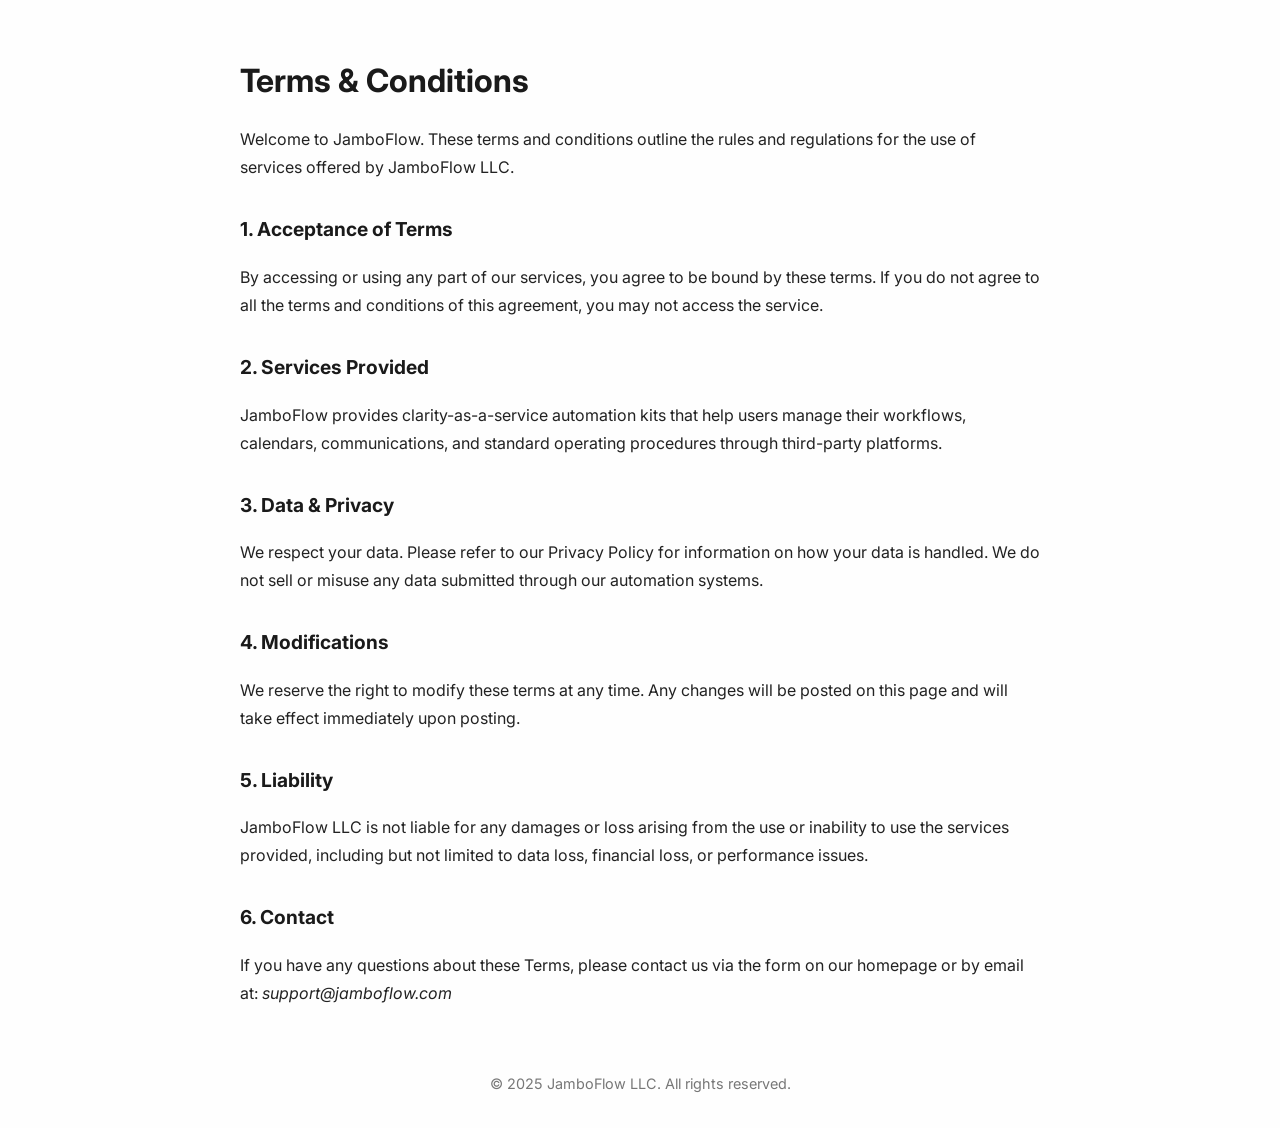
<file: terms.html>
<!DOCTYPE html>
<html lang="en">
<head>
  <meta charset="UTF-8">
  <meta name="viewport" content="width=device-width, initial-scale=1.0">
  <title>Terms & Conditions – JamboFlow</title>
  <meta name="description" content="Terms and Conditions for using JamboFlow services.">
  <link href="https://fonts.googleapis.com/css2?family=Inter:wght@300;400;600;700&display=swap" rel="stylesheet">
  <link rel="icon" href="favicon.ico" type="image/x-icon">
  <style>
    body {
      font-family: 'Inter', sans-serif;
      background-color: #fefefe;
      color: #222;
      padding: 2rem;
      max-width: 800px;
      margin: 0 auto;
      line-height: 1.75;
    }
    h1, h2 {
      color: #1a1a1a;
    }
    h1 {
      font-size: 2rem;
      margin-bottom: 1rem;
    }
    h2 {
      font-size: 1.2rem;
      margin-top: 2rem;
    }
    p {
      margin-bottom: 1rem;
    }
    footer {
      text-align: center;
      font-size: 0.9rem;
      margin-top: 4rem;
      color: #777;
    }
  </style>
</head>
<body>
  <h1>Terms & Conditions</h1>

  <p>Welcome to JamboFlow. These terms and conditions outline the rules and regulations for the use of services offered by JamboFlow LLC.</p>

  <h2>1. Acceptance of Terms</h2>
  <p>By accessing or using any part of our services, you agree to be bound by these terms. If you do not agree to all the terms and conditions of this agreement, you may not access the service.</p>

  <h2>2. Services Provided</h2>
  <p>JamboFlow provides clarity-as-a-service automation kits that help users manage their workflows, calendars, communications, and standard operating procedures through third-party platforms.</p>

  <h2>3. Data & Privacy</h2>
  <p>We respect your data. Please refer to our Privacy Policy for information on how your data is handled. We do not sell or misuse any data submitted through our automation systems.</p>

  <h2>4. Modifications</h2>
  <p>We reserve the right to modify these terms at any time. Any changes will be posted on this page and will take effect immediately upon posting.</p>

  <h2>5. Liability</h2>
  <p>JamboFlow LLC is not liable for any damages or loss arising from the use or inability to use the services provided, including but not limited to data loss, financial loss, or performance issues.</p>

  <h2>6. Contact</h2>
  <p>If you have any questions about these Terms, please contact us via the form on our homepage or by email at: <em>support@jamboflow.com</em></p>

  <footer>
    &copy; 2025 JamboFlow LLC. All rights reserved.
  </footer>
</body>
</html>
</file>
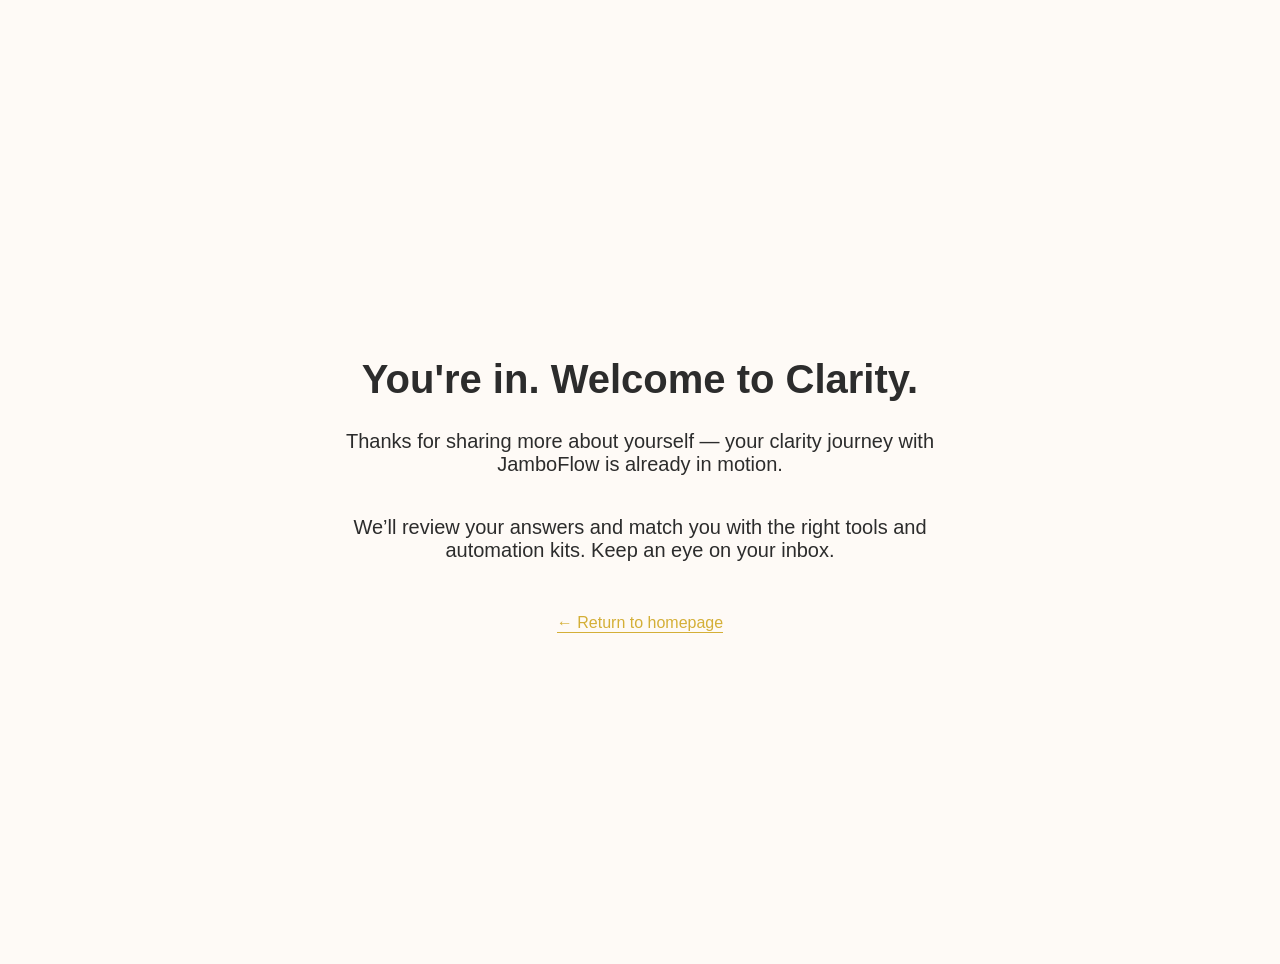
<file: thank-you.html>
<!DOCTYPE html>
<html lang="en">
<head>
    <meta charset="UTF-8">
    <title>Thank You — JamboFlow</title>
    <style>
        body {
            background-color: #fefaf6;
            color: #2c2c2c;
            font-family: 'Segoe UI', Tahoma, Geneva, Verdana, sans-serif;
            display: flex;
            flex-direction: column;
            align-items: center;
            justify-content: center;
            height: 100vh;
            margin: 0;
            text-align: center;
            padding: 2rem;
        }
        h1 {
            font-size: 2.5rem;
            margin-bottom: 0.5rem;
        }
        p {
            font-size: 1.25rem;
            max-width: 600px;
        }
        a {
            margin-top: 2rem;
            font-size: 1rem;
            color: #d4af37;
            text-decoration: none;
            border-bottom: 1px solid #d4af37;
        }
        a:hover {
            opacity: 0.8;
        }
    </style>
</head>
<body>
    <h1>You're in. Welcome to Clarity.</h1>
    <p>Thanks for sharing more about yourself — your clarity journey with JamboFlow is already in motion.</p>
    <p>We’ll review your answers and match you with the right tools and automation kits. Keep an eye on your inbox.</p>
    <a href="https://jamboflow.com">← Return to homepage</a>
</body>
</html>
</file>
